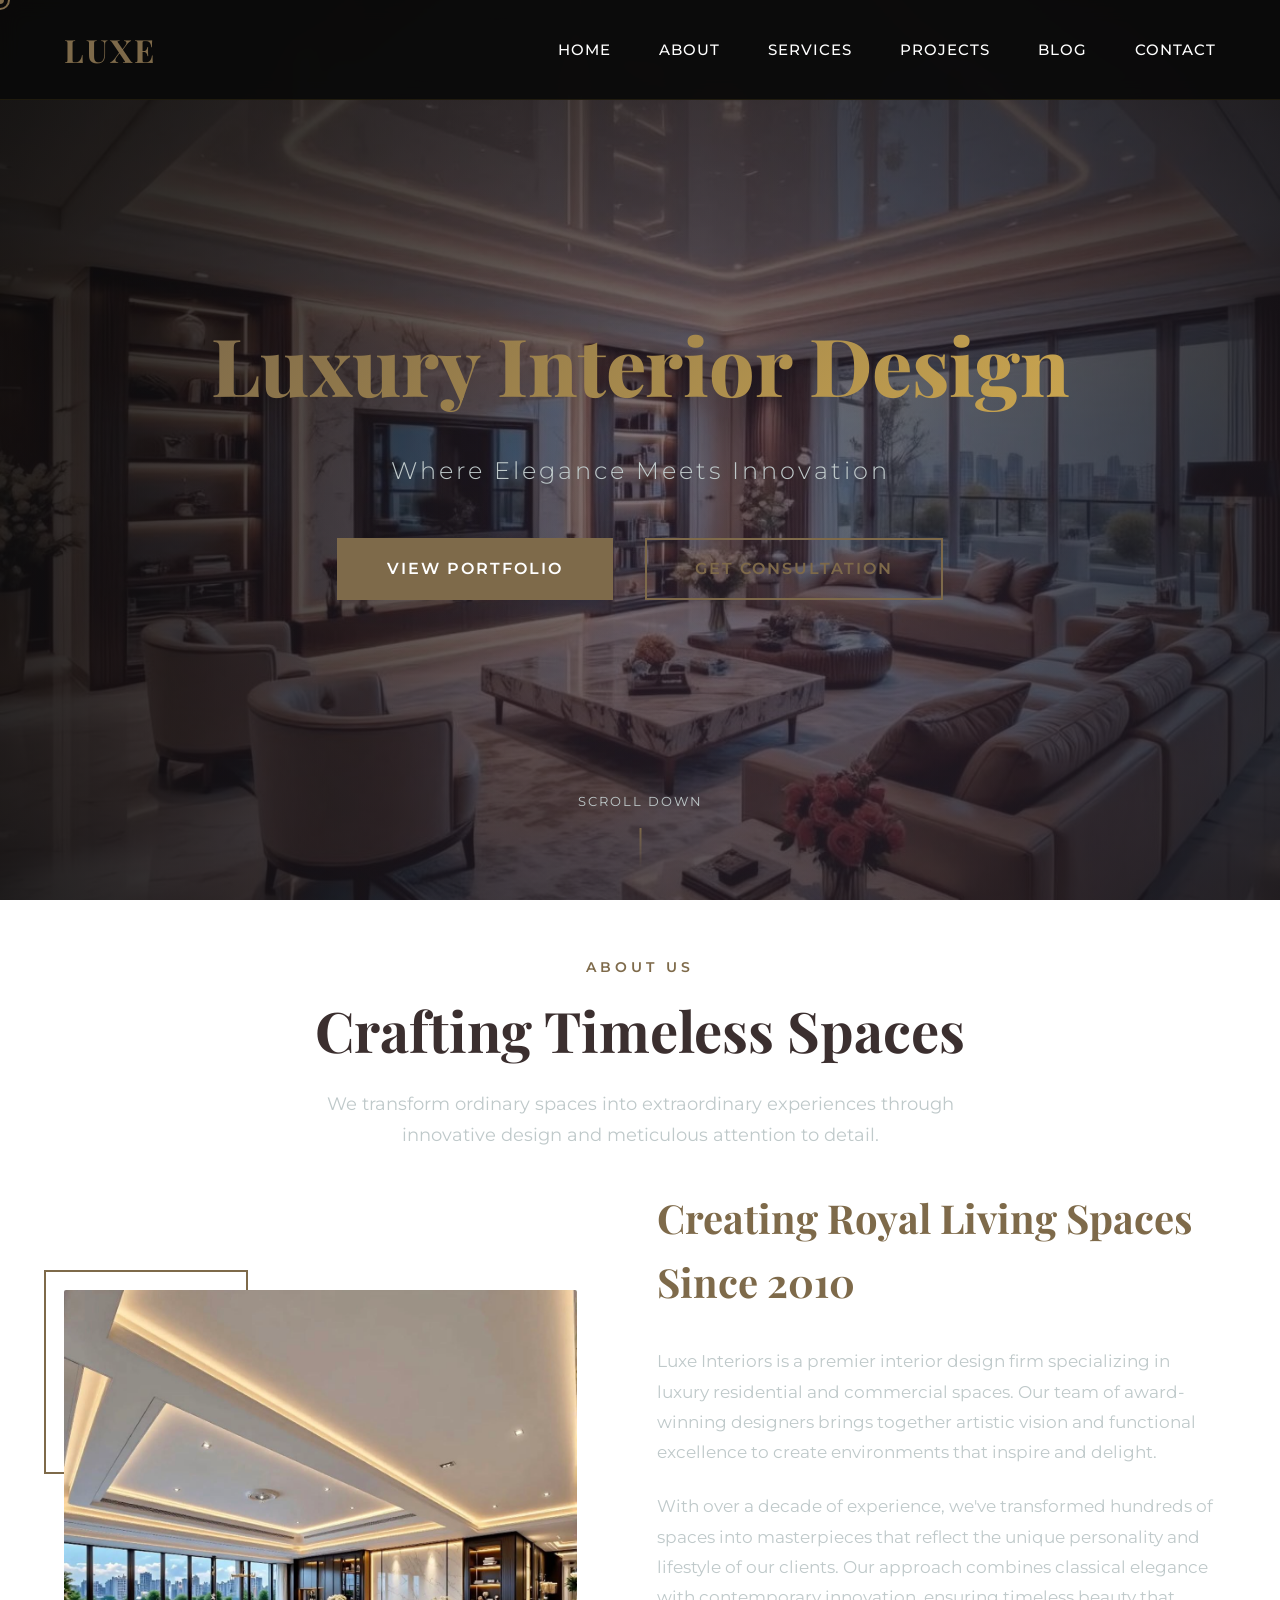
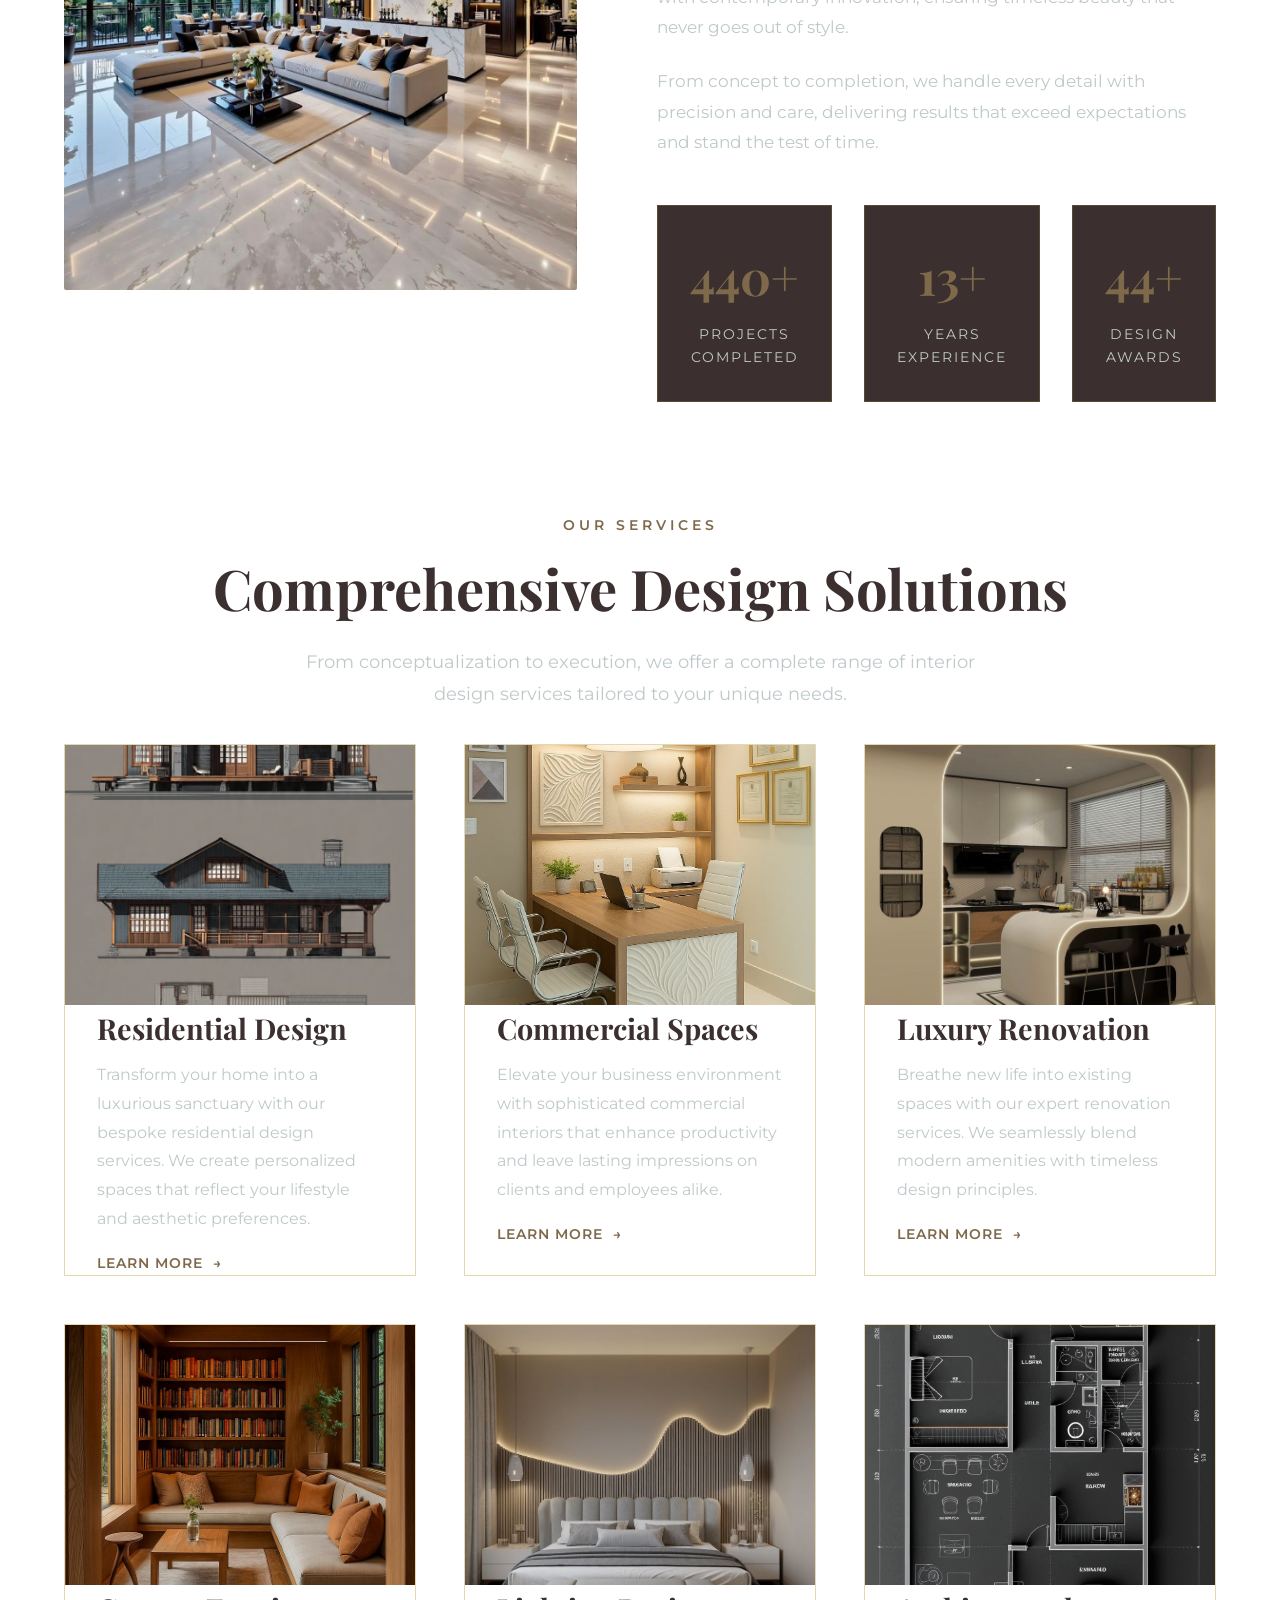
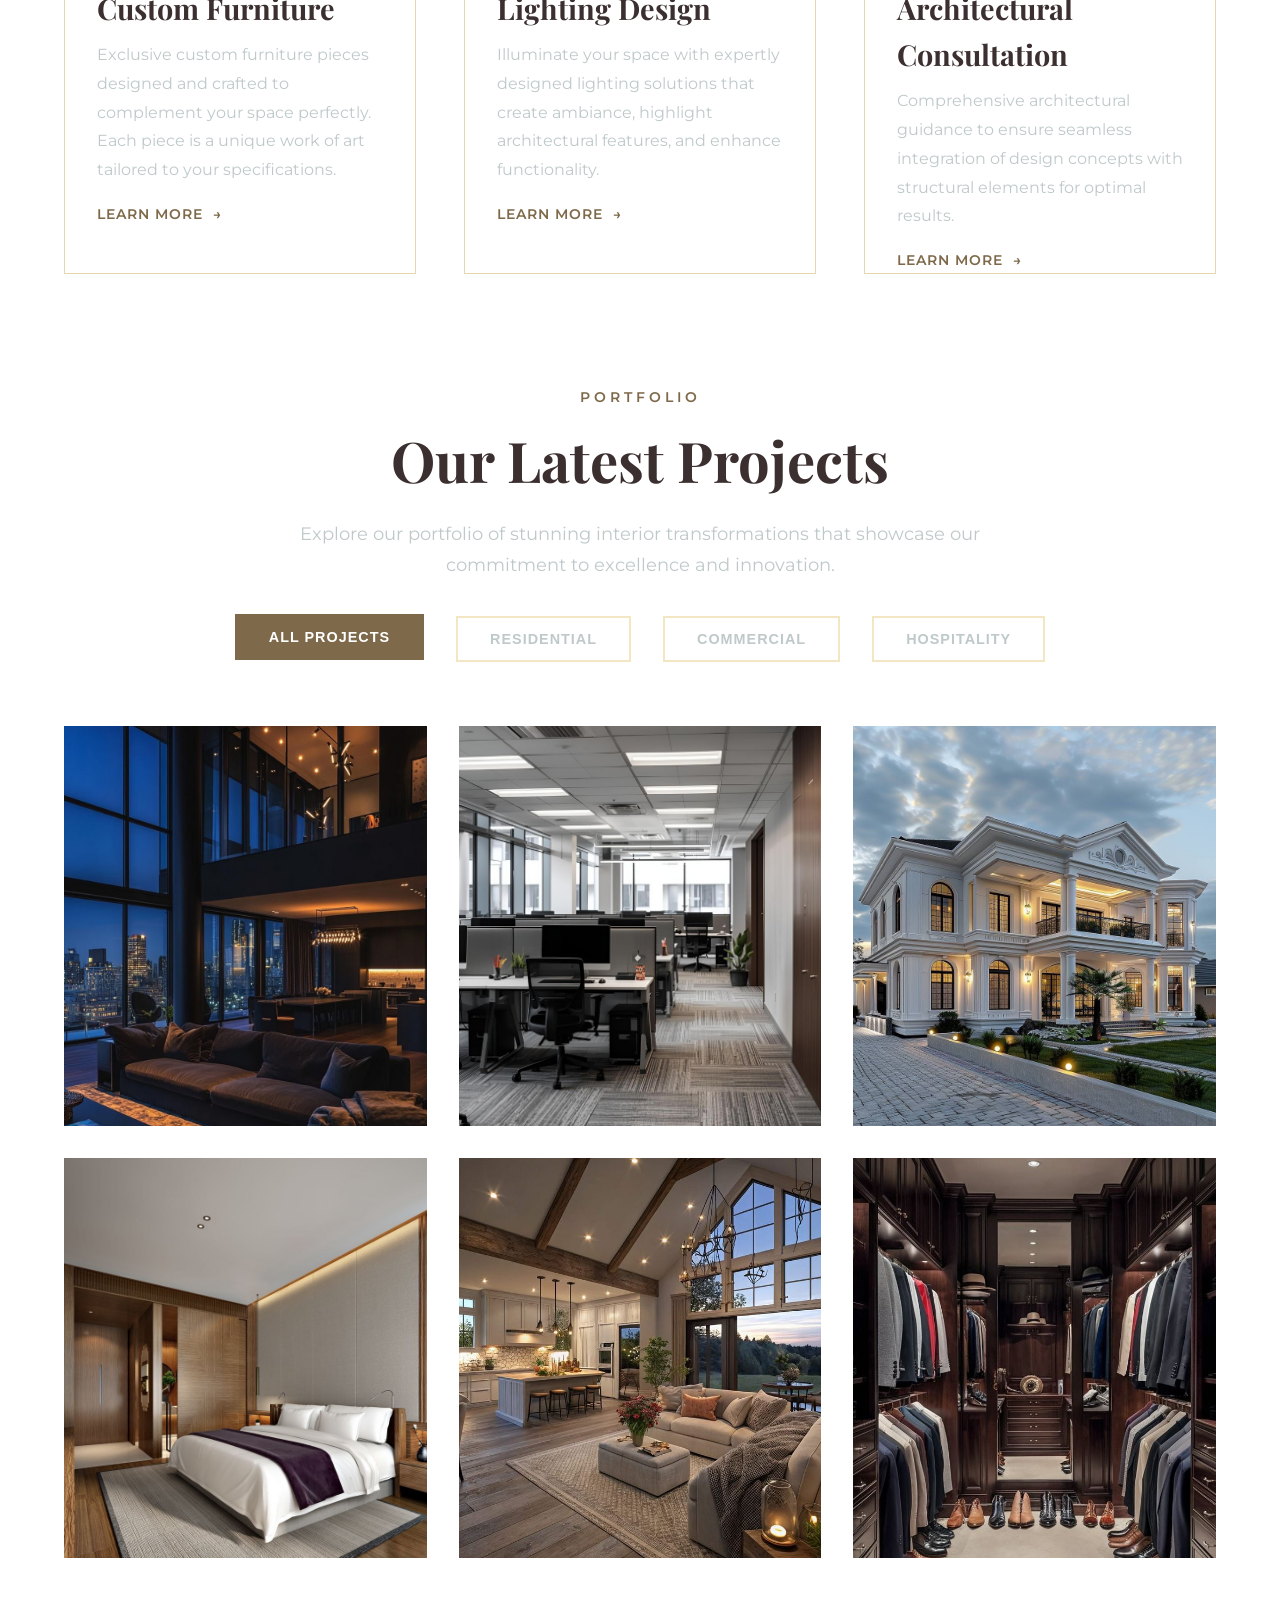
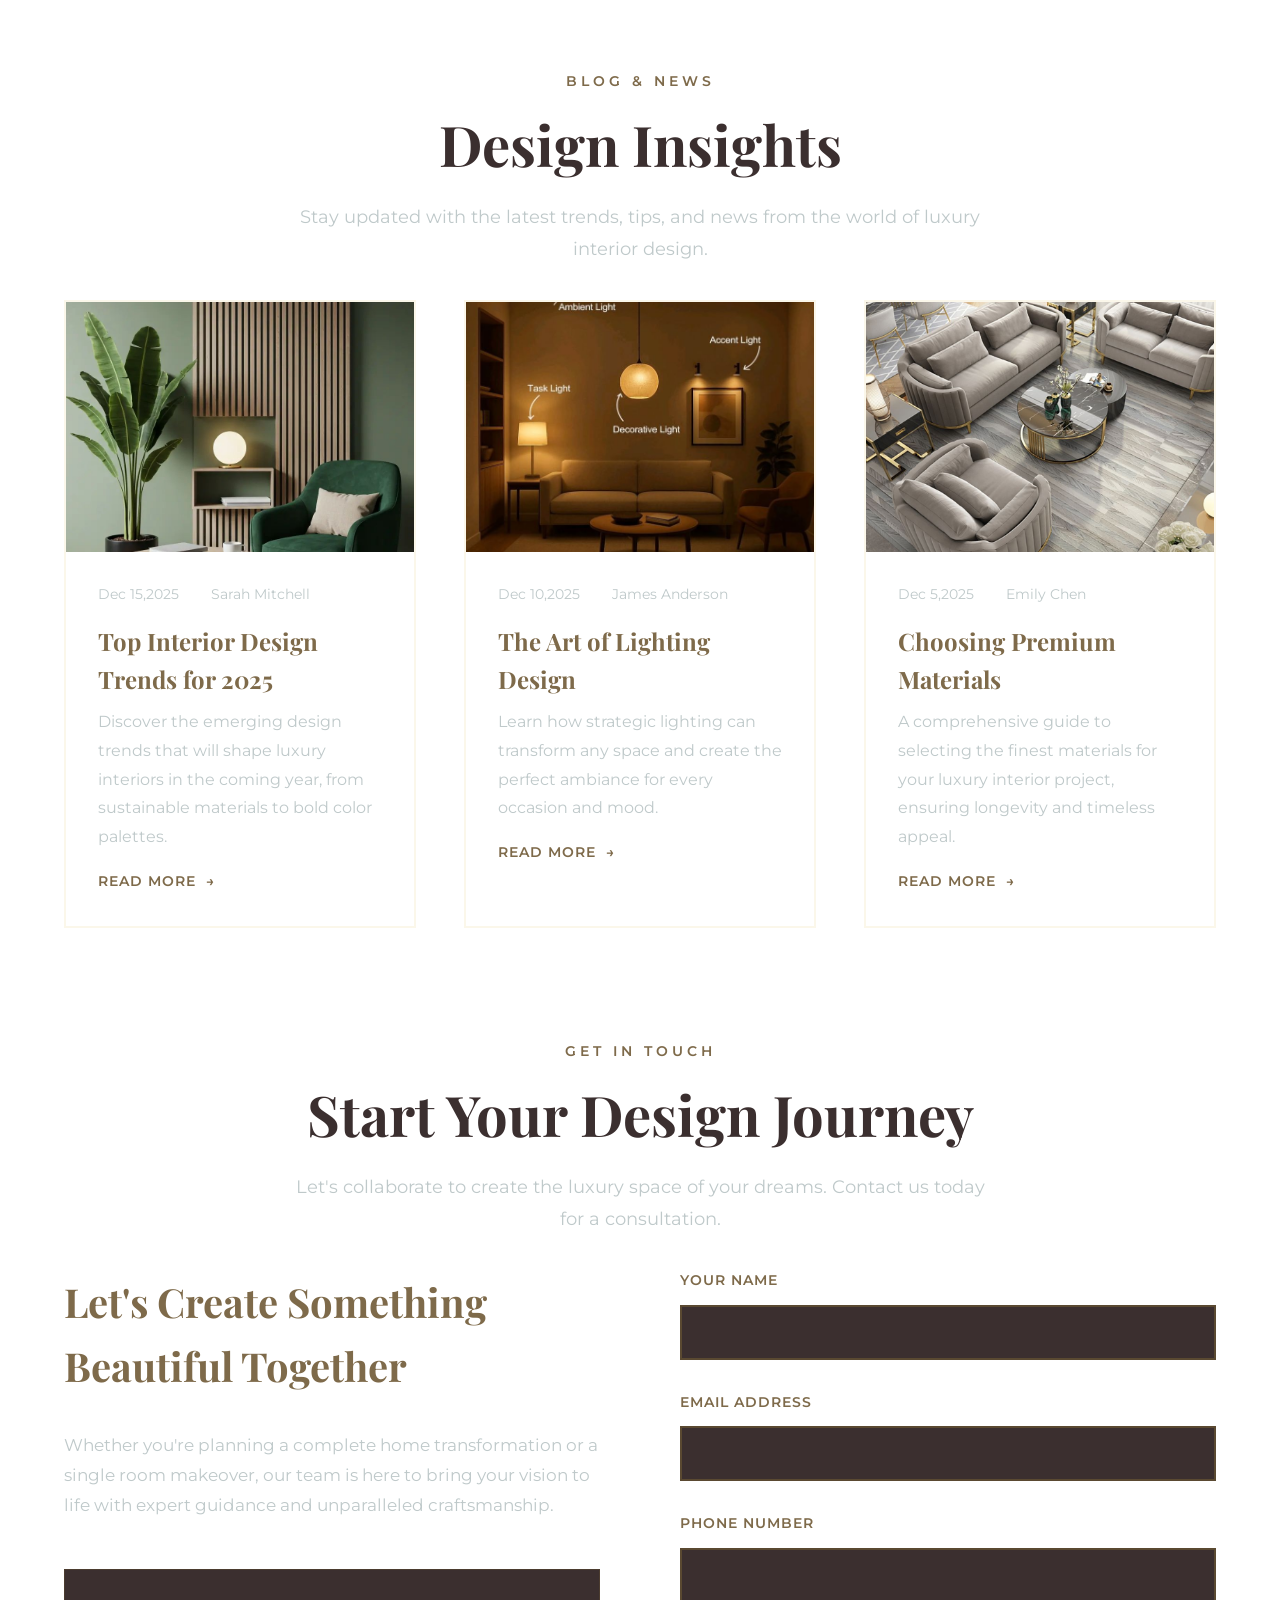
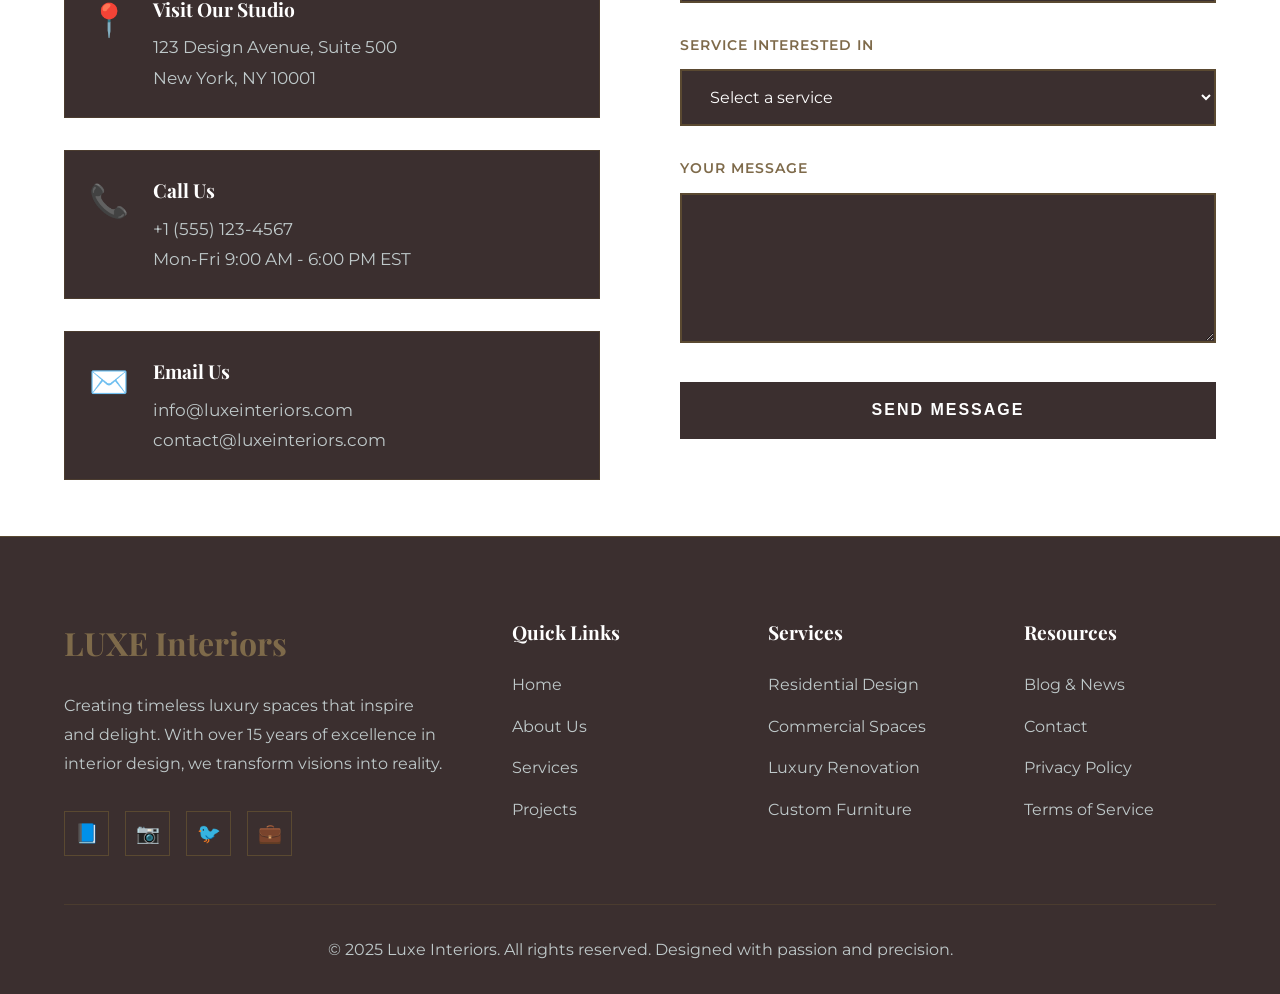
<file: index.html>
<!DOCTYPE html>
<html lang="en">
<head>
    <meta charset="UTF-8">
    <meta name="viewport" content="width=device-width, initial-scale=1.0">
    <title>Luxe Interiors</title>
   
    <link rel="stylesheet" href="style.css">
</head>
<body>
    <!-- Page Loader -->
    <div class="page-loader">
        <div class="loader-content">
            <div class="loader-logo">LUXE</div>
            <div class="loader-bar"></div>
        </div>
    </div>

    <!-- Custom Cursor -->
    <div class="cursor"></div>
    <div class="cursor-follower"></div>

    <!-- Navigation -->
    <nav id="navbar">
        <div class="nav-container">
            <a href="#home" class="logo">LUXE</a>
            <ul class="nav-links">
                <li><a href="index.html" class="active">Home</a></li>
                <li><a href="about.html">About</a></li>
                <li><a href="service.html">Services</a></li>
                <li><a href="project.html">Projects</a></li>
                <li><a href="blog.html">Blog</a></li>
                <li><a href="contact.html">Contact</a></li>
            </ul>
            <div class="mobile-toggle">
                <span></span>
                <span></span>
                <span></span>
            </div>
        </div>
    </nav>

    <!-- Hero Section -->
    <section id="home" class="hero">
        <div class="hero-bg parallax"></div>
        <div class="hero-overlay"></div>
        <div class="hero-content">
            <h1 class="hero-title">Luxury Interior Design</h1>
            <p class="hero-subtitle">Where Elegance Meets Innovation</p>
            <div class="hero-buttons">
                <a href="#projects" class="btn-primary">View Portfolio</a>
                <a href="#contact" class="btn-secondary">Get Consultation</a>
            </div>
        </div>
        <div class="scroll-indicator">
            <span>Scroll Down</span>
        </div>
    </section>

    <!-- About Section -->
    <section id="">
        <div class="container">
            <div class="section-header">
                <div class="section-subtitle">About Us</div>
                <h2 class="section-title">Crafting Timeless Spaces</h2>
                <p class="section-description">We transform ordinary spaces into extraordinary experiences through innovative design and meticulous attention to detail.</p>
            </div>
            
            <div class="about-content">
                <div class="about-image">
                    <img src="images/about-img.jpg" alt="About Luxe Interiors">
                </div>
                <div class="about-text">
                    <h3>Creating Royal Living Spaces Since 2010</h3>
                    <p>Luxe Interiors is a premier interior design firm specializing in luxury residential and commercial spaces. Our team of award-winning designers brings together artistic vision and functional excellence to create environments that inspire and delight.</p>
                    <p>With over a decade of experience, we've transformed hundreds of spaces into masterpieces that reflect the unique personality and lifestyle of our clients. Our approach combines classical elegance with contemporary innovation, ensuring timeless beauty that never goes out of style.</p>
                    <p>From concept to completion, we handle every detail with precision and care, delivering results that exceed expectations and stand the test of time.</p>
                    
                    <div class="about-stats">
                        <div class="stat-item">
                            <div class="stat-number">500+</div>
                            <div class="stat-label">Projects Completed</div>
                        </div>
                        <div class="stat-item">
                            <div class="stat-number">15+</div>
                            <div class="stat-label">Years Experience</div>
                        </div>
                        <div class="stat-item">
                            <div class="stat-number">50+</div>
                            <div class="stat-label">Design Awards</div>
                        </div>
                    </div>
                </div>
            </div>
        </div>
    </section>

    <!-- Services Section -->
    <section id="services">
        <div class="container">
            <div class="section-header">
                <div class="section-subtitle">Our Services</div>
                <h2 class="section-title">Comprehensive Design Solutions</h2>
                <p class="section-description">From conceptualization to execution, we offer a complete range of interior design services tailored to your unique needs.</p>
            </div>
            
            <div class="services-grid">
                <div class="service-card">
                    <div class="service-img">
                        <img src="images/service-1.jpg" alt="Residential Design">
                    </div>
                    <h3>Residential Design</h3>
                    <p>Transform your home into a luxurious sanctuary with our bespoke residential design services. We create personalized spaces that reflect your lifestyle and aesthetic preferences.</p>
                    <a href="#contact" class="service-link">Learn More</a>
                </div>
                
                <div class="service-card">
                     <div class="service-img">
                        <img src="images/service-2.jpg" alt="Commercial Spaces">
                    </div>
                    <h3>Commercial Spaces</h3>
                    <p>Elevate your business environment with sophisticated commercial interiors that enhance productivity and leave lasting impressions on clients and employees alike.</p>
                    <a href="#contact" class="service-link">Learn More</a>
                </div>
                
                <div class="service-card">
                     <div class="service-img">
                        <img src="images/service-3.jpg" alt="Luxury Renovation">
                    </div>
                    <h3>Luxury Renovation</h3>
                    <p>Breathe new life into existing spaces with our expert renovation services. We seamlessly blend modern amenities with timeless design principles.</p>
                    <a href="#contact" class="service-link">Learn More</a>
                </div>
                
                <div class="service-card">
                    <div class="service-img">
                        <img src="images/service-4.jpg" alt="Custom Furniture">
                    </div>
                    <h3>Custom Furniture</h3>
                    <p>Exclusive custom furniture pieces designed and crafted to complement your space perfectly. Each piece is a unique work of art tailored to your specifications.</p>
                    <a href="#contact" class="service-link">Learn More</a>
                </div>
                
                <div class="service-card">
                    <div class="service-img">
                        <img src="images/service-5.jpg" alt="Lighting Design">
                    </div>
                    <h3>Lighting Design</h3>
                    <p>Illuminate your space with expertly designed lighting solutions that create ambiance, highlight architectural features, and enhance functionality.</p>
                    <a href="#contact" class="service-link">Learn More</a>
                </div>
                
                <div class="service-card">
                   <div class="service-img">
                        <img src="images/service-6.jpg" alt="Architectural Consultation">
                    </div>
                    <h3>Architectural Consultation</h3>
                    <p>Comprehensive architectural guidance to ensure seamless integration of design concepts with structural elements for optimal results.</p>
                    <a href="#contact" class="service-link">Learn More</a>
                </div>
            </div>
        </div>
    </section>

    <!-- Projects Section -->
    <section id="projects">
        <div class="container">
            <div class="section-header">
                <div class="section-subtitle">Portfolio</div>
                <h2 class="section-title">Our Latest Projects</h2>
                <p class="section-description">Explore our portfolio of stunning interior transformations that showcase our commitment to excellence and innovation.</p>
            </div>
            
            <div class="projects-filter">
                <button class="filter-btn active" data-filter="all">All Projects</button>
                <button class="filter-btn" data-filter="residential">Residential</button>
                <button class="filter-btn" data-filter="commercial">Commercial</button>
                <button class="filter-btn" data-filter="hospitality">Hospitality</button>
            </div>
            
            <div class="projects-grid">
                <div class="project-card" data-category="residential">
                    <img src="images/project-1.jpg" alt="Modern Penthouse">
                    <div class="project-overlay">
                        <div class="project-category">Residential</div>
                        <h3 class="project-title">Modern Penthouse</h3>
                        <p class="project-description">Luxurious downtown penthouse with panoramic city views</p>
                    </div>
                </div>
                
                <div class="project-card" data-category="commercial">
                    <img src="images/project-2.jpg" alt="Corporate Office">
                    <div class="project-overlay">
                        <div class="project-category">Commercial</div>
                        <h3 class="project-title">Corporate Headquarters</h3>
                        <p class="project-description">Sophisticated office space fostering creativity and collaboration</p>
                    </div>
                </div>
                
                <div class="project-card" data-category="residential">
                    <img src="images/project-3.jpg" alt="Classic Villa">
                    <div class="project-overlay">
                        <div class="project-category">Residential</div>
                        <h3 class="project-title">Classic Mediterranean Villa</h3>
                        <p class="project-description">Timeless elegance meets modern comfort</p>
                    </div>
                </div>
                
                <div class="project-card" data-category="hospitality">
                    <img src="images/project-4.jpg" alt="Boutique Hotel">
                    <div class="project-overlay">
                        <div class="project-category">Hospitality</div>
                        <h3 class="project-title">Boutique Hotel Lobby</h3>
                        <p class="project-description">Welcoming guests with luxury and style</p>
                    </div>
                </div>
                
                <div class="project-card" data-category="residential">
                    <img src="images/project-5.jpg" alt="Contemporary Loft">
                    <div class="project-overlay">
                        <div class="project-category">Residential</div>
                        <h3 class="project-title">Contemporary Loft</h3>
                        <p class="project-description">Industrial chic meets refined luxury</p>
                    </div>
                </div>
                
                <div class="project-card" data-category="commercial">
                    <img src="images/project-6.jpg" alt="Luxury Retail">
                    <div class="project-overlay">
                        <div class="project-category">Commercial</div>
                        <h3 class="project-title">High-End Retail Store</h3>
                        <p class="project-description">Creating an unforgettable shopping experience</p>
                    </div>
                </div>
            </div>
        </div>
    </section>

    <!-- Blog Section -->
    <section id="blog">
        <div class="container">
            <div class="section-header">
                <div class="section-subtitle">Blog & News</div>
                <h2 class="section-title">Design Insights</h2>
                <p class="section-description">Stay updated with the latest trends, tips, and news from the world of luxury interior design.</p>
            </div>
            
            <div class="blog-grid">
                <div class="blog-card">
                    <div class="blog-image">
                        <img src="images/blog-1.jpg" alt="Design Trends 2025">
                    </div>
                    <div class="blog-content">
                        <div class="blog-meta">
                            <span>Dec 15,2025</span>
                            <span>Sarah Mitchell</span>
                        </div>
                        <h3>Top Interior Design Trends for 2025</h3>
                        <p>Discover the emerging design trends that will shape luxury interiors in the coming year, from sustainable materials to bold color palettes.</p>
                        <a href="#" class="blog-link">Read More</a>
                    </div>
                </div>
                
                <div class="blog-card">
                    <div class="blog-image">
                        <img src="images/blog-2.jpg" alt="Lighting Guide">
                    </div>
                    <div class="blog-content">
                        <div class="blog-meta">
                            <span>Dec 10,2025</span>
                            <span>James Anderson</span>
                        </div>
                        <h3>The Art of Lighting Design</h3>
                        <p>Learn how strategic lighting can transform any space and create the perfect ambiance for every occasion and mood.</p>
                        <a href="#" class="blog-link">Read More</a>
                    </div>
                </div>
                
                <div class="blog-card">
                    <div class="blog-image">
                        <img src="images/blog-3.jpg" alt="Luxury Materials">
                    </div>
                    <div class="blog-content">
                        <div class="blog-meta">
                            <span>Dec 5,2025</span>
                            <span>Emily Chen</span>
                        </div>
                        <h3>Choosing Premium Materials</h3>
                        <p>A comprehensive guide to selecting the finest materials for your luxury interior project, ensuring longevity and timeless appeal.</p>
                        <a href="#" class="blog-link">Read More</a>
                    </div>
                </div>
            </div>
        </div>
    </section>

    <!-- Contact Section -->
    <section id="contact">
        <div class="container">
            <div class="section-header">
                <div class="section-subtitle">Get In Touch</div>
                <h2 class="section-title">Start Your Design Journey</h2>
                <p class="section-description">Let's collaborate to create the luxury space of your dreams. Contact us today for a consultation.</p>
            </div>
            
            <div class="contact-content">
                <div class="contact-info">
                    <h3>Let's Create Something Beautiful Together</h3>
                    <p>Whether you're planning a complete home transformation or a single room makeover, our team is here to bring your vision to life with expert guidance and unparalleled craftsmanship.</p>
                    
                    <div class="contact-details">
                        <div class="contact-item">
                            <div class="contact-item-icon">📍</div>
                            <div class="contact-item-text">
                                <h4>Visit Our Studio</h4>
                                <p>123 Design Avenue, Suite 500<br>New York, NY 10001</p>
                            </div>
                        </div>
                        
                        <div class="contact-item">
                            <div class="contact-item-icon">📞</div>
                            <div class="contact-item-text">
                                <h4>Call Us</h4>
                                <p>+1 (555) 123-4567<br>Mon-Fri 9:00 AM - 6:00 PM EST</p>
                            </div>
                        </div>
                        
                        <div class="contact-item">
                            <div class="contact-item-icon">✉️</div>
                            <div class="contact-item-text">
                                <h4>Email Us</h4>
                                <p>info@luxeinteriors.com<br>contact@luxeinteriors.com</p>
                            </div>
                        </div>
                    </div>
                </div>
                
                <form class="contact-form">
                    <div class="form-group">
                        <label for="name">Your Name</label>
                        <input type="text" id="name" name="name" required>
                    </div>
                    
                    <div class="form-group">
                        <label for="email">Email Address</label>
                        <input type="email" id="email" name="email" required>
                    </div>
                    
                    <div class="form-group">
                        <label for="phone">Phone Number</label>
                        <input type="tel" id="phone" name="phone" required>
                    </div>
                    
                    <div class="form-group">
                        <label for="service">Service Interested In</label>
                        <select id="service" name="service" required>
                            <option value="">Select a service</option>
                            <option value="residential">Residential Design</option>
                            <option value="commercial">Commercial Spaces</option>
                            <option value="renovation">Luxury Renovation</option>
                            <option value="furniture">Custom Furniture</option>
                            <option value="lighting">Lighting Design</option>
                            <option value="consultation">Architectural Consultation</option>
                        </select>
                    </div>
                    
                    <div class="form-group">
                        <label for="message">Your Message</label>
                        <textarea id="message" name="message" required></textarea>
                    </div>
                    
                    <button type="submit" class="submit-btn">
                        <span>Send Message</span>
                    </button>
                </form>
            </div>
        </div>
    </section>

    <!-- Footer -->
    <footer>
        <div class="footer-content">
            <div class="footer-about">
                <h3>LUXE Interiors</h3>
                <p>Creating timeless luxury spaces that inspire and delight. With over 15 years of excellence in interior design, we transform visions into reality.</p>
                <div class="social-links">
                    <a href="#" class="social-link">📘</a>
                    <a href="#" class="social-link">📷</a>
                    <a href="#" class="social-link">🐦</a>
                    <a href="#" class="social-link">💼</a>
                </div>
            </div>
            
            <div class="footer-links">
                <h4>Quick Links</h4>
                <ul>
                    <li><a href="#home">Home</a></li>
                    <li><a href="#about">About Us</a></li>
                    <li><a href="#services">Services</a></li>
                    <li><a href="#projects">Projects</a></li>
                </ul>
            </div>
            
            <div class="footer-links">
                <h4>Services</h4>
                <ul>
                    <li><a href="#services">Residential Design</a></li>
                    <li><a href="#services">Commercial Spaces</a></li>
                    <li><a href="#services">Luxury Renovation</a></li>
                    <li><a href="#services">Custom Furniture</a></li>
                </ul>
            </div>
            
            <div class="footer-links">
                <h4>Resources</h4>
                <ul>
                    <li><a href="#blog">Blog & News</a></li>
                    <li><a href="#contact">Contact</a></li>
                    <li><a href="#">Privacy Policy</a></li>
                    <li><a href="#">Terms of Service</a></li>
                </ul>
            </div>
        </div>
        
        <div class="footer-bottom">
            <p>&copy; 2025 Luxe Interiors. All rights reserved. Designed with passion and precision.</p>
        </div>
    </footer>

    <script src="script.js"></script>
</body>
</html>
</file>
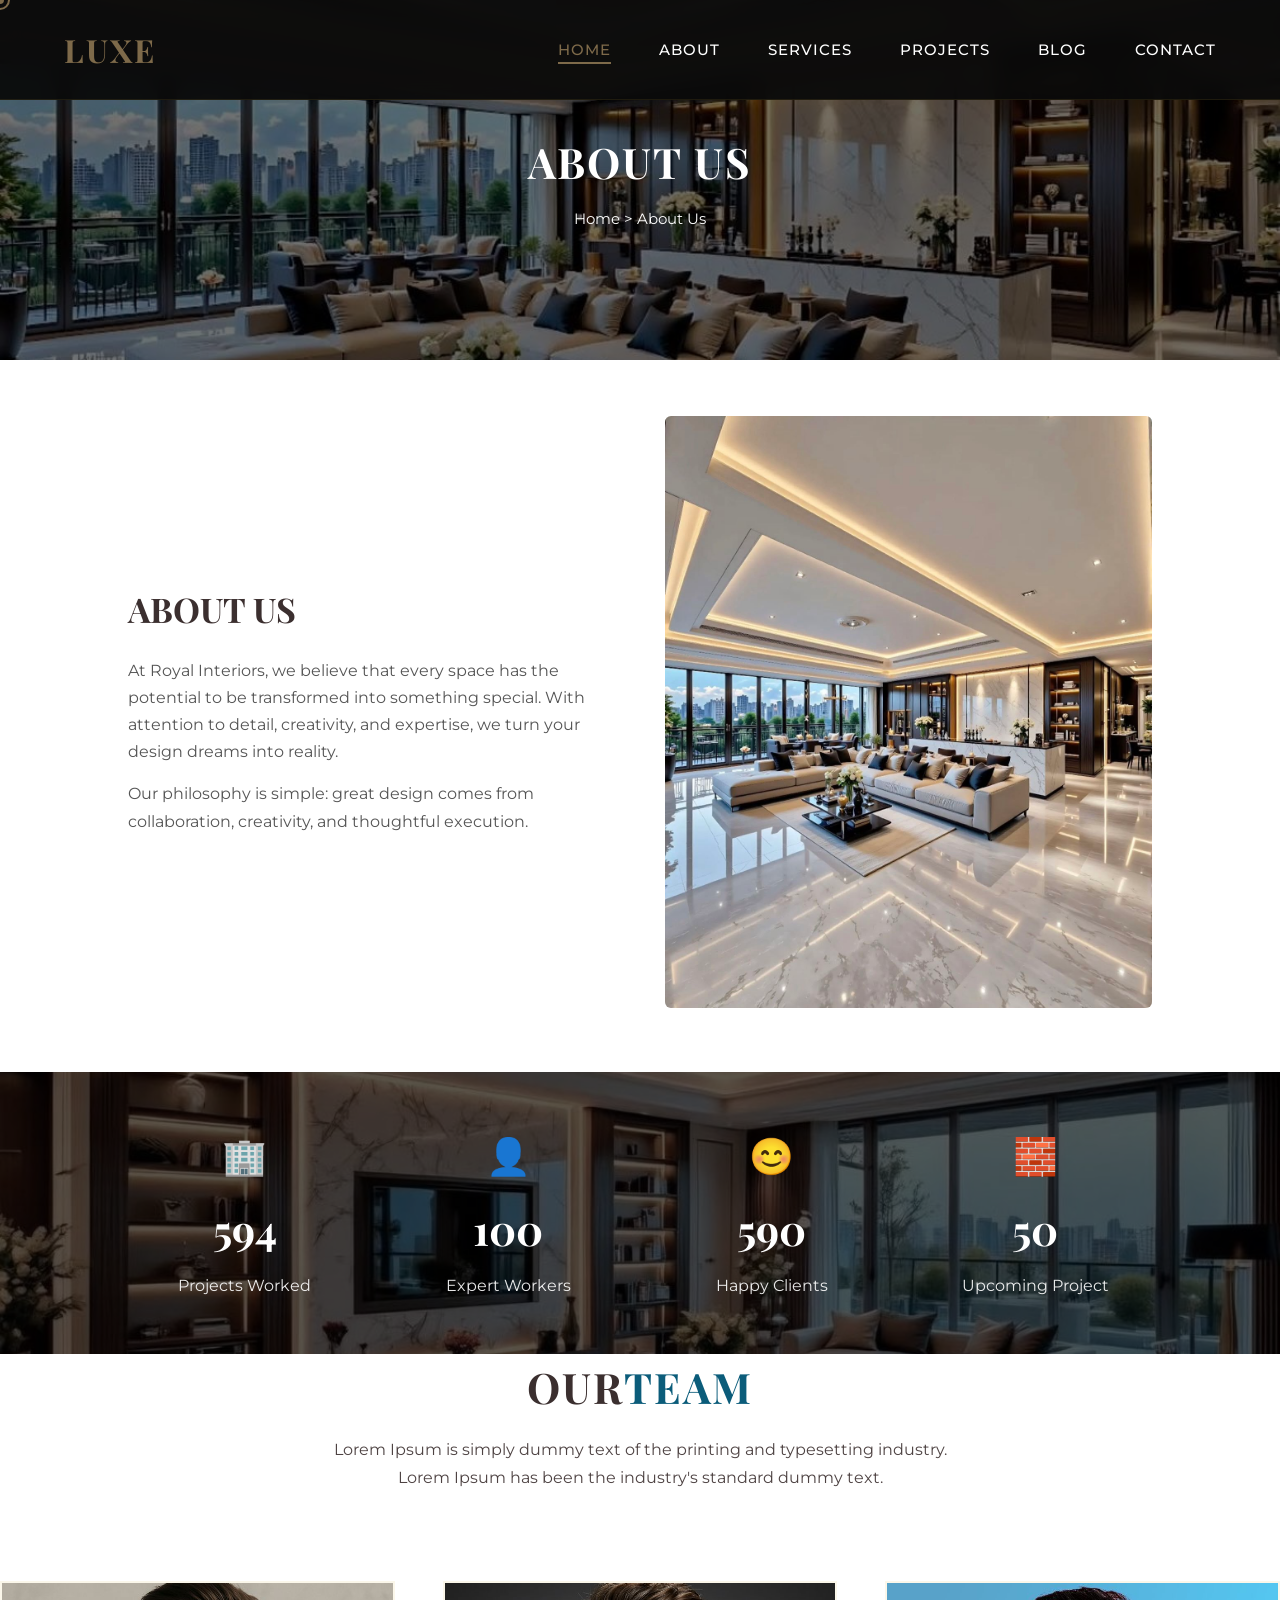
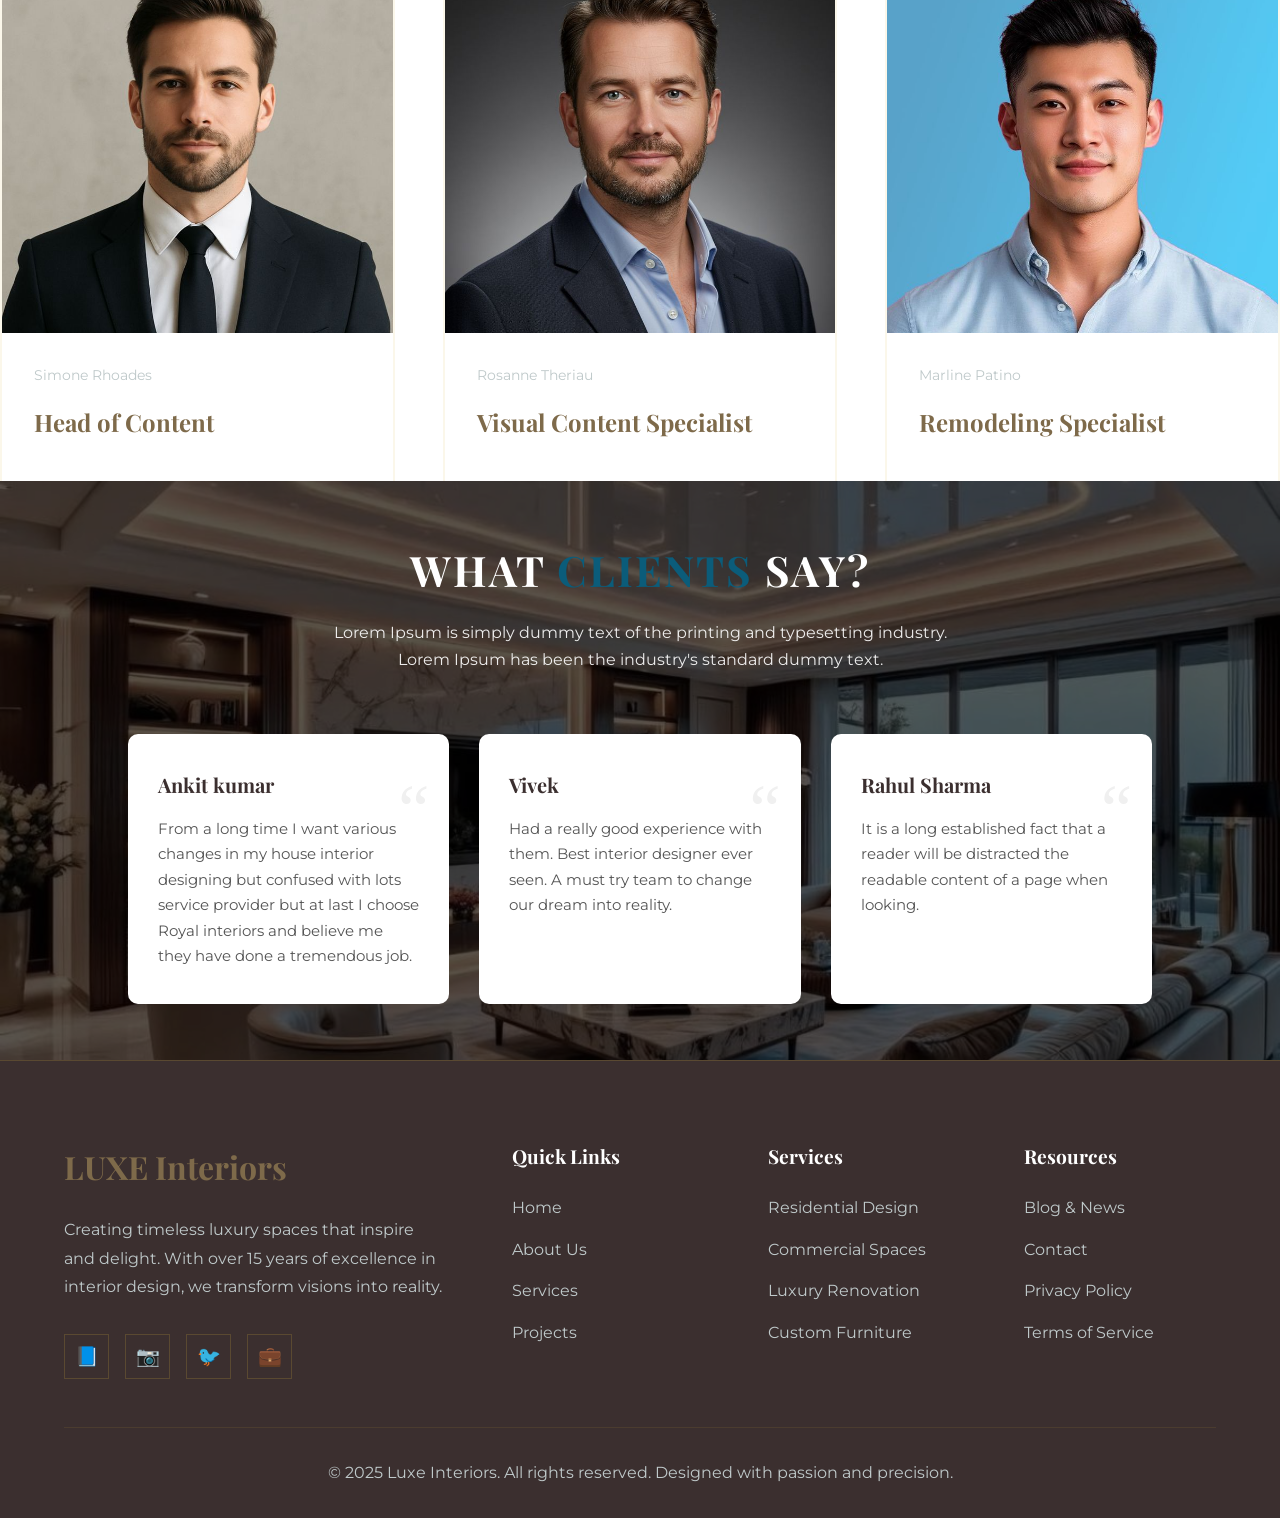
<file: about.html>
<!DOCTYPE html>
<html lang="en">
<head>
    <meta charset="UTF-8">
    <meta name="viewport" content="width=device-width, initial-scale=1.0">
    <title>Luxe Interiors</title>

    <link rel="stylesheet" href="style.css">
    <link rel="stylesheet" href="about.css">
</head>
<body>
    <!-- Page Loader -->
    <div class="page-loader">
        <div class="loader-content">
            <div class="loader-logo">LUXE</div>
            <div class="loader-bar"></div>
        </div>
    </div>

    <!-- Custom Cursor -->
    <div class="cursor"></div>
    <div class="cursor-follower"></div>

    <!-- Navigation -->
    <nav id="navbar">
        <div class="nav-container">
            <a href="index.html" class="logo">LUXE</a>
            <ul class="nav-links">
                <li><a href="index.html" class="active">Home</a></li>
                <li><a href="about.html">About</a></li>
                <li><a href="service.html">Services</a></li>
                <li><a href="project.html">Projects</a></li>
                <li><a href="blog.html">Blog</a></li>
                <li><a href="contact.html">Contact</a></li>
            </ul>
            <div class="mobile-toggle">
                <span></span>
                <span></span>
                <span></span>
            </div>
        </div>
    </nav>

   <!-- HERO SECTION -->
<section class="about-hero">
    <div class="hero-overlay"></div>

    <div class="hero-content">
        <h1>ABOUT US</h1>
        <p><a href="index.html">Home</a> &gt; About Us</p>
    </div>
</section>

<!-- ABOUT DETAILS SECTION -->
<section class="about-details">
    <div class="about-left">
        <h2>ABOUT US</h2>
        <p>
            At Royal Interiors, we believe that every space has the potential
            to be transformed into something special. With attention to detail,
            creativity, and expertise, we turn your design dreams into reality.
        </p>

        <p>
            Our philosophy is simple: great design comes from collaboration,
            creativity, and thoughtful execution.
        </p>
    </div>

    <div class="about-right">
        <img src="images/about-img.jpg" alt="Interior Design">
    </div>
</section>

<!-- STATS SECTION -->
<section class="stats-section">
    <div class="stats-overlay"></div>

    <div class="stats-container">
        <div class="stat-box">
            <div class="stat-icon">🏢</div>
            <h2>594</h2>
            <p>Projects Worked</p>
        </div>

        <div class="stat-box">
            <div class="stat-icon">👤</div>
            <h2>100</h2>
            <p>Expert Workers</p>
        </div>

        <div class="stat-box">
            <div class="stat-icon">😊</div>
            <h2>590</h2>
            <p>Happy Clients</p>
        </div>

        <div class="stat-box">
            <div class="stat-icon">🧱</div>
            <h2>50</h2>
            <p>Upcoming Project</p>
        </div>
    </div>
</section>


<!-- OUR TEAM -->
  <div class="team-header">
            <h2>OUR<span>TEAM</span></h2>
            <p>
                Lorem Ipsum is simply dummy text of the printing and typesetting industry.<br>
                Lorem Ipsum has been the industry's standard dummy text.
            </p>
  </div>
 <div class="abt-grid">
                <div class="abt-card">
                    <div class="abt-image">
                        <img src="images/team-member-1.jpg" alt="Design Trends 2025">
                    </div>
                    <div class="abt-content">
                        <div class="abt-meta">
                            <span>Simone Rhoades</span>
                        </div>
                        <h6>Head of Content</h6>
                    </div>
                </div>
                <div class="abt-card">
                    <div class="abt-image">
                        <img src="images/team-member-2.jpg" alt="Design Trends 2025">
                    </div>
                    <div class="abt-content">
                        <div class="abt-meta">
                            <span>Rosanne Theriau</span>
                        </div>
                        <h6>Visual Content Specialist</h6>
                    </div>
                </div>
                <div class="abt-card">
                    <div class="abt-image">
                        <img src="images/team-member-3.jpg" alt="Design Trends 2025">
                    </div>
                    <div class="abt-content">
                        <div class="abt-meta">
                            <span>Marline Patino</span>
                        </div>
                        <h6>Remodeling Specialist</h6>
                    </div>
                </div>
            </div>

<!-- TESTIMONIALS SECTION -->
<section class="testimonials">
    <div class="testimonials-overlay"></div>

    <div class="testimonials-content">
        <div class="testimonials-header">
            <h2>WHAT <span>CLIENTS</span> SAY?</h2>
            <p>
                Lorem Ipsum is simply dummy text of the printing and typesetting industry.<br>
                Lorem Ipsum has been the industry's standard dummy text.
            </p>
        </div>

        <div class="testimonial-cards">
            <div class="testimonial-card">
                <h4>Ankit kumar</h4>
                <p>
                    From a long time I want various changes in my house interior designing
                    but confused with lots service provider but at last I choose Royal interiors
                    and believe me they have done a tremendous job.
                </p>
            </div>

            <div class="testimonial-card">
                <h4>Vivek</h4>
                <p>
                    Had a really good experience with them. Best interior designer ever seen.
                    A must try team to change our dream into reality.
                </p>
            </div>

            <div class="testimonial-card">
                <h4>Rahul Sharma</h4>
                <p>
                    It is a long established fact that a reader will be distracted
                    the readable content of a page when looking.
                </p>
            </div>
        </div>
    </div>
</section>

 <!-- Footer -->
    <footer>
        <div class="footer-content">
            <div class="footer-about">
                <h3>LUXE Interiors</h3>
                <p>Creating timeless luxury spaces that inspire and delight. With over 15 years of excellence in interior design, we transform visions into reality.</p>
                <div class="social-links">
                    <a href="#" class="social-link">📘</a>
                    <a href="#" class="social-link">📷</a>
                    <a href="#" class="social-link">🐦</a>
                    <a href="#" class="social-link">💼</a>
                </div>
            </div>
            
            <div class="footer-links">
                <h4>Quick Links</h4>
                <ul>
                    <li><a href="#home">Home</a></li>
                    <li><a href="#about">About Us</a></li>
                    <li><a href="#services">Services</a></li>
                    <li><a href="#projects">Projects</a></li>
                </ul>
            </div>
            
            <div class="footer-links">
                <h4>Services</h4>
                <ul>
                    <li><a href="#services">Residential Design</a></li>
                    <li><a href="#services">Commercial Spaces</a></li>
                    <li><a href="#services">Luxury Renovation</a></li>
                    <li><a href="#services">Custom Furniture</a></li>
                </ul>
            </div>
            
            <div class="footer-links">
                <h4>Resources</h4>
                <ul>
                    <li><a href="#blog">Blog & News</a></li>
                    <li><a href="#contact">Contact</a></li>
                    <li><a href="#">Privacy Policy</a></li>
                    <li><a href="#">Terms of Service</a></li>
                </ul>
            </div>
        </div>
        
        <div class="footer-bottom">
            <p>&copy; 2025 Luxe Interiors. All rights reserved. Designed with passion and precision.</p>
        </div>
    </footer>
     <script src="script.js"></script>


</body>
</html>
</file>
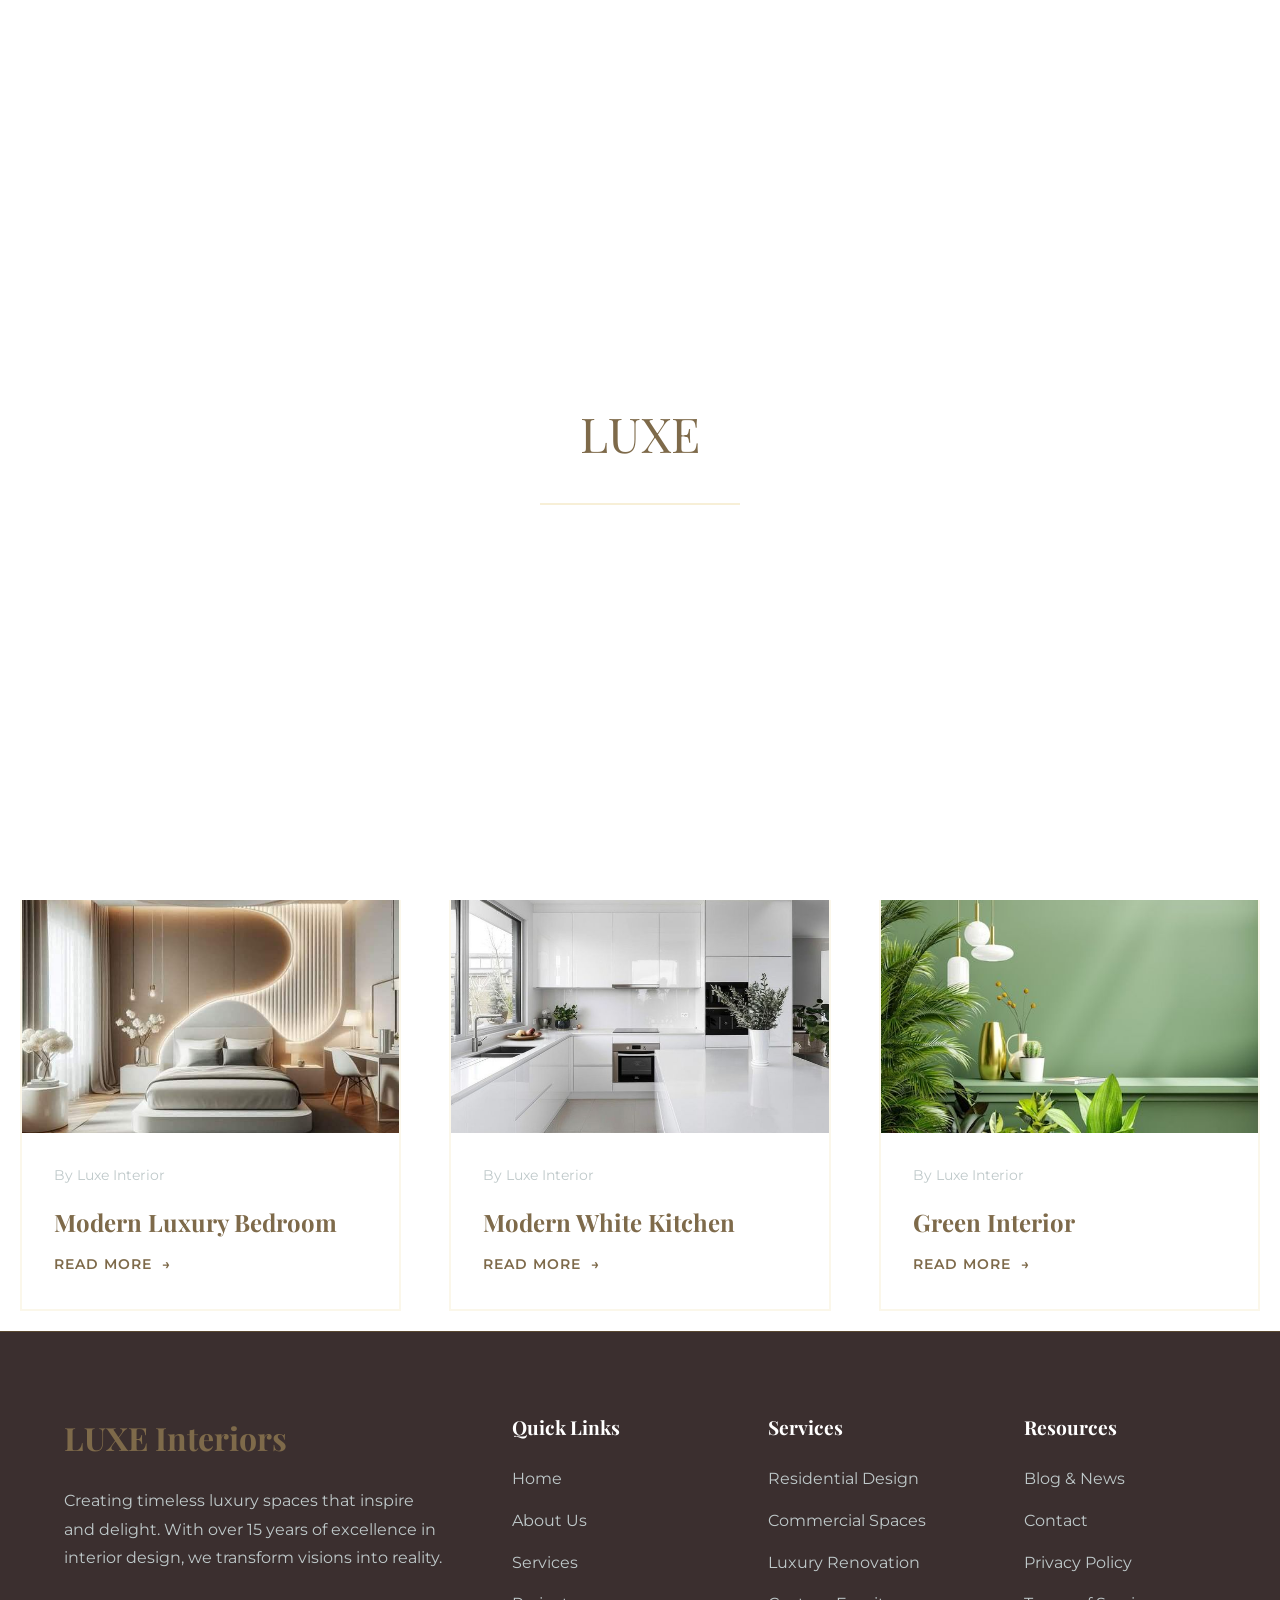
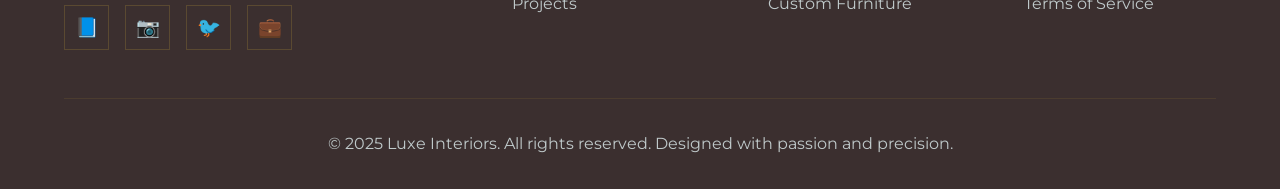
<file: blog.html>
<!DOCTYPE html>
<html lang="en">
<head>
    <meta charset="UTF-8">
    <meta name="viewport" content="width=device-width, initial-scale=1.0">
    <title>Luxe Interiors</title>

    <link rel="stylesheet" href="style.css">
    <link rel="stylesheet" href="blog.css">
</head>
<body>
    <!-- Page Loader -->
    <div class="page-loader">
        <div class="loader-content">
            <div class="loader-logo">LUXE</div>
            <div class="loader-bar"></div>
        </div>
    </div>

    <!-- Custom Cursor -->
    <div class="cursor"></div>
    <div class="cursor-follower"></div>

    <!-- Navigation -->
    <nav id="navbar">
        <div class="nav-container">
            <a href="index.html" class="logo">LUXE</a>
            <ul class="nav-links">
                <li><a href="index.html" class="active">Home</a></li>
                <li><a href="about.html">About</a></li>
                <li><a href="service.html">Services</a></li>
                <li><a href="project.html">Projects</a></li>
                <li><a href="blog.html">Blog</a></li>
                <li><a href="contact.html">Contact</a></li>
            </ul>
            <div class="mobile-toggle">
                <span></span>
                <span></span>
                <span></span>
            </div>
        </div>
    </nav>

   <!-- HERO SECTION -->
<section class="blog-hero" id="blog-page">
    <div class="hero-overlay"></div>

    <div class="hero-content" >
        <h1>OUR BLOGS</h1>
        <p><a href="index.html">Home</a> &gt; Blog</p>
    </div>
</section>

  <div class="blog-grid">
                <div class="blog-card">
                    <div class="blog-image">
                        <img src="images/blog-1.jpg" alt="Design Trends 2025">
                    </div>
                    <div class="blog-content">
                        <div class="blog-meta">
                            <span>By Luxe Interior</span>
                        </div>
                        <h3>Top Interior Design</h3>
                        <a href="#blog-page" class="blog-link">Read More</a>
                    </div>
                </div>
                
                <div class="blog-card">
                    <div class="blog-image">
                        <img src="images/blog-2.jpg" alt="Lighting Guide">
                    </div>
                    <div class="blog-content">
                        <div class="blog-meta">
                            <span>By Luxe Interior</span>
                        </div>
                        <h3>The Art of Lighting Design</h3>
                        <a href="#blog-page" class="blog-link">Read More</a>
                    </div>
                </div>
                
                <div class="blog-card">
                    <div class="blog-image">
                        <img src="images/blog-3.jpg" alt="Luxury Materials">
                    </div>
                    <div class="blog-content">
                        <div class="blog-meta">
                            <span>By Luxe Interior</span>
                        </div>
                        <h3>Premium Materials</h3>
                        <a href="#blog-page" class="blog-link">Read More</a>
                    </div>
                </div>

                <div class="blog-card">
                    <div class="blog-image">
                        <img src="images/blog-4.jpg" alt="Luxury Materials">
                    </div>
                    <div class="blog-content">
                        <div class="blog-meta">
                            <span>By Luxe Interior</span>
                        </div>
                        <h3>Modern Luxury Bedroom</h3>
                        <a href="#blog-page" class="blog-link">Read More</a>
                    </div>
                </div>
                <div class="blog-card">
                    <div class="blog-image">
                        <img src="images/blog-5.jpg" alt="Luxury Materials">
                    </div>
                    <div class="blog-content">
                        <div class="blog-meta">
                            <span>By Luxe Interior</span>
                        </div>
                        <h3>Modern White Kitchen</h3>
                        <a href="#blog-page" class="blog-link">Read More</a>
                    </div>
                </div>

                  <div class="blog-card">
                    <div class="blog-image">
                        <img src="images/blog-6.jpg" alt="Luxury Materials">
                    </div>
                    <div class="blog-content">
                        <div class="blog-meta">
                            <span>By Luxe Interior</span>
                        </div>
                        <h3>Green Interior</h3>
                        <a href="#blog-page" class="blog-link">Read More</a>
                    </div>
                </div>
                
            </div>

 <!-- Footer -->
    <footer>
        <div class="footer-content">
            <div class="footer-about">
                <h3>LUXE Interiors</h3>
                <p>Creating timeless luxury spaces that inspire and delight. With over 15 years of excellence in interior design, we transform visions into reality.</p>
                <div class="social-links">
                    <a href="#" class="social-link">📘</a>
                    <a href="#" class="social-link">📷</a>
                    <a href="#" class="social-link">🐦</a>
                    <a href="#" class="social-link">💼</a>
                </div>
            </div>
            
            <div class="footer-links">
                <h4>Quick Links</h4>
                <ul>
                    <li><a href="#home">Home</a></li>
                    <li><a href="#about">About Us</a></li>
                    <li><a href="#services">Services</a></li>
                    <li><a href="#projects">Projects</a></li>
                </ul>
            </div>
            
            <div class="footer-links">
                <h4>Services</h4>
                <ul>
                    <li><a href="#services">Residential Design</a></li>
                    <li><a href="#services">Commercial Spaces</a></li>
                    <li><a href="#services">Luxury Renovation</a></li>
                    <li><a href="#services">Custom Furniture</a></li>
                </ul>
            </div>
            
            <div class="footer-links">
                <h4>Resources</h4>
                <ul>
                    <li><a href="#blog">Blog & News</a></li>
                    <li><a href="#contact">Contact</a></li>
                    <li><a href="#">Privacy Policy</a></li>
                    <li><a href="#">Terms of Service</a></li>
                </ul>
            </div>
        </div>
        
        <div class="footer-bottom">
            <p>&copy; 2025 Luxe Interiors. All rights reserved. Designed with passion and precision.</p>
        </div>
    </footer>
     <script src="script.js"></script>


</body>
</html>
</file>
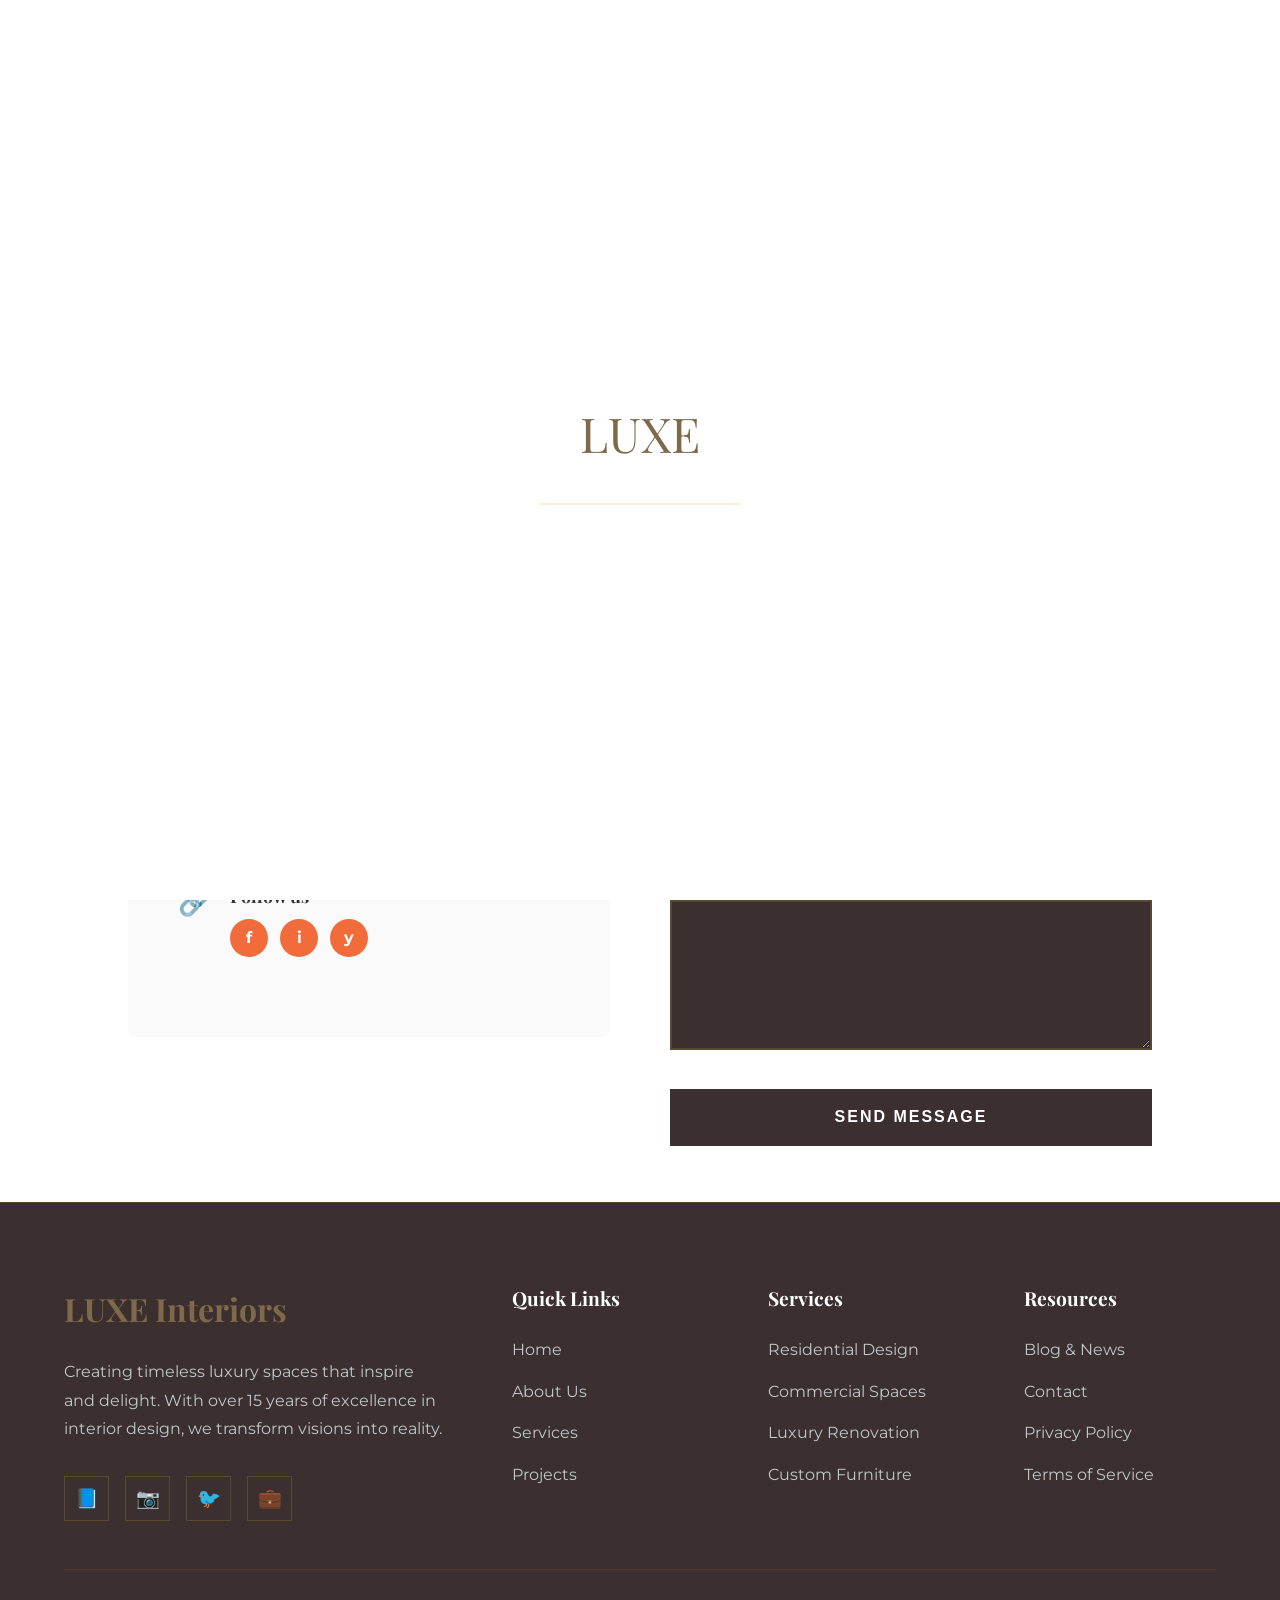
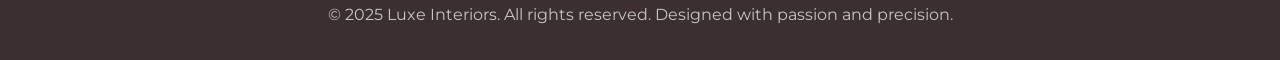
<file: contact.html>
<!DOCTYPE html>
<html lang="en">
<head>
    <meta charset="UTF-8">
    <meta name="viewport" content="width=device-width, initial-scale=1.0">
    <title>Luxe Interiors</title>

    <link rel="stylesheet" href="style.css">
    <link rel="stylesheet" href="contact.css">
</head>
<body>
    <!-- Page Loader -->
    <div class="page-loader">
        <div class="loader-content">
            <div class="loader-logo">LUXE</div>
            <div class="loader-bar"></div>
        </div>
    </div>

    <!-- Custom Cursor -->
    <div class="cursor"></div>
    <div class="cursor-follower"></div>

    <!-- Navigation -->
    <nav id="navbar">
        <div class="nav-container">
            <a href="index.html" class="logo">LUXE</a>
            <ul class="nav-links">
                <li><a href="index.html" class="active">Home</a></li>
                <li><a href="about.html">About</a></li>
                <li><a href="service.html">Services</a></li>
                <li><a href="project.html">Projects</a></li>
                <li><a href="blog.html">Blog</a></li>
                <li><a href="contact.html">Contact</a></li>
            </ul>
            <div class="mobile-toggle">
                <span></span>
                <span></span>
                <span></span>
            </div>
        </div>
    </nav>

   <!-- HERO SECTION -->
<section class="contact-hero">
    <div class="hero-overlay"></div>

    <div class="hero-content">
        <h1>CONTACT US</h1>
        <p><a href="index.html">Home</a> &gt; Contact</p>
    </div>
</section>

<section class="contact-section">
  <div class="contact-container">

    <!-- LEFT INFO -->
    <div class="contact-info">

      <div class="info-box">
        <span class="icon">🏠</span>
        <div>
          <h4>Address</h4>
          <p>Cherry county A1-307 Noida Extension</p>
        </div>
      </div>

      <div class="info-box">
        <span class="icon">📞</span>
        <div>
          <h4>Phone</h4>
          <p>Mobile: +91-123456789</p>
        </div>
      </div>

      <div class="info-box">
        <span class="icon">✉️</span>
        <div>
          <h4>Email</h4>
          <p>official@luxe-interiors.in</p>
        </div>
      </div>

      <div class="info-box">
        <span class="icon">🔗</span>
        <div>
          <h4>Follow us</h4>
          <div class="social-icons">
            <a href="#">f</a>
            <a href="#">i</a>
            <a href="#">y</a>
          </div>
        </div>
      </div>

    </div>

    <!-- RIGHT FORM -->
    <div class="contact-form">
      <h2>Get In To Touch</h2>
       <form class="contact-form">
                    <div class="form-group">
                        <label for="name">Your Name</label>
                        <input type="text" id="name" name="name" required>
                    </div>
                    
                    <div class="form-group">
                        <label for="email">Email Address</label>
                        <input type="email" id="email" name="email" required>
                    </div>
                    
                    <div class="form-group">
                        <label for="phone">Phone Number</label>
                        <input type="tel" id="phone" name="phone" required>
                    </div>
                          
                    <div class="form-group">
                        <label for="message">Your Message</label>
                        <textarea id="message" name="message" required></textarea>
                    </div>
                    
                    <button type="submit" class="submit-btn">
                        <span>Send Message</span>
                    </button>
                </form>
    </div>

  </div>
</section>



 <!-- Footer -->
    <footer>
        <div class="footer-content">
            <div class="footer-about">
                <h3>LUXE Interiors</h3>
                <p>Creating timeless luxury spaces that inspire and delight. With over 15 years of excellence in interior design, we transform visions into reality.</p>
                <div class="social-links">
                    <a href="#" class="social-link">📘</a>
                    <a href="#" class="social-link">📷</a>
                    <a href="#" class="social-link">🐦</a>
                    <a href="#" class="social-link">💼</a>
                </div>
            </div>
            
            <div class="footer-links">
                <h4>Quick Links</h4>
                <ul>
                    <li><a href="#home">Home</a></li>
                    <li><a href="#about">About Us</a></li>
                    <li><a href="#services">Services</a></li>
                    <li><a href="#projects">Projects</a></li>
                </ul>
            </div>
            
            <div class="footer-links">
                <h4>Services</h4>
                <ul>
                    <li><a href="#services">Residential Design</a></li>
                    <li><a href="#services">Commercial Spaces</a></li>
                    <li><a href="#services">Luxury Renovation</a></li>
                    <li><a href="#services">Custom Furniture</a></li>
                </ul>
            </div>
            
            <div class="footer-links">
                <h4>Resources</h4>
                <ul>
                    <li><a href="#blog">Blog & News</a></li>
                    <li><a href="#contact">Contact</a></li>
                    <li><a href="#">Privacy Policy</a></li>
                    <li><a href="#">Terms of Service</a></li>
                </ul>
            </div>
        </div>
        
        <div class="footer-bottom">
            <p>&copy; 2025 Luxe Interiors. All rights reserved. Designed with passion and precision.</p>
        </div>
    </footer>
     <script src="script.js"></script>


</body>
</html>
</file>
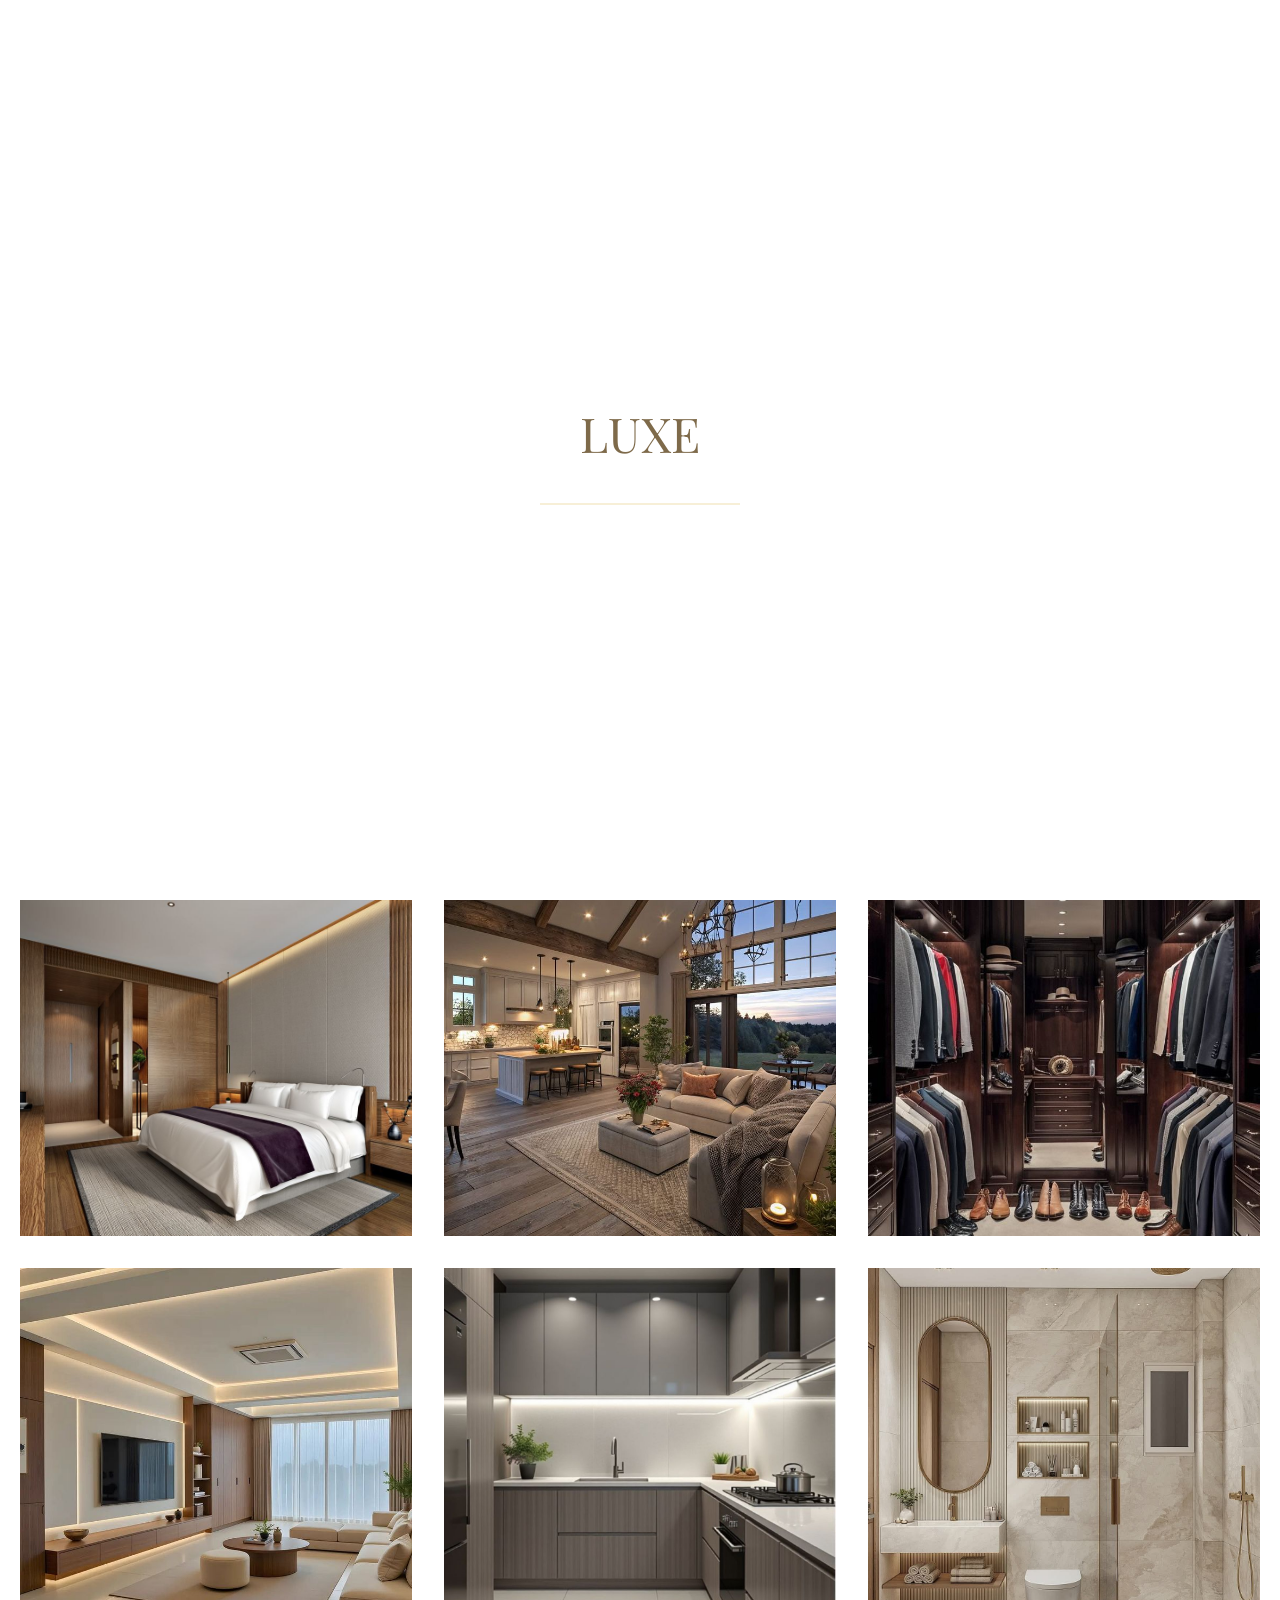
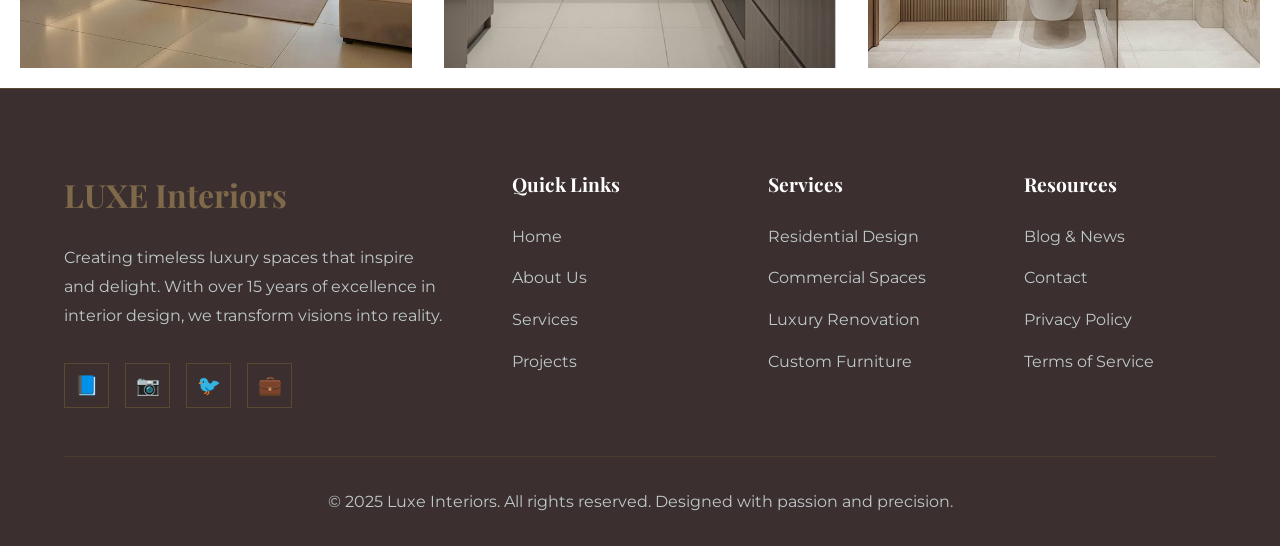
<file: project.html>
<!DOCTYPE html>
<html lang="en">
<head>
    <meta charset="UTF-8">
    <meta name="viewport" content="width=device-width, initial-scale=1.0">
    <title>Luxe Interiors</title>

    <link rel="stylesheet" href="style.css">
    <link rel="stylesheet" href="project.css">
</head>
<body>
    <!-- Page Loader -->
    <div class="page-loader">
        <div class="loader-content">
            <div class="loader-logo">LUXE</div>
            <div class="loader-bar"></div>
        </div>
    </div>

    <!-- Custom Cursor -->
    <div class="cursor"></div>
    <div class="cursor-follower"></div>

    <!-- Navigation -->
    <nav id="navbar">
        <div class="nav-container">
            <a href="index.html" class="logo">LUXE</a>
            <ul class="nav-links">
                <li><a href="index.html" class="active">Home</a></li>
                <li><a href="about.html">About</a></li>
                <li><a href="service.html">Services</a></li>
                <li><a href="project.html">Projects</a></li>
                <li><a href="blog.html">Blog</a></li>
                <li><a href="contact.html">Contact</a></li>
            </ul>
            <div class="mobile-toggle">
                <span></span>
                <span></span>
                <span></span>
            </div>
        </div>
    </nav>

   <!-- HERO SECTION -->
<section class="project-hero">
    <div class="hero-overlay"></div>

    <div class="hero-content">
        <h1>OUR GALLERY</h1>
        <p><a href="index.html">Home</a> &gt; Gallery</p>
    </div>
</section>

    <div class="projects-grid">
                <div class="project-card" data-category="residential">
                    <img src="images/project-1.jpg" alt="Modern Penthouse">
                    <div class="project-overlay">
                        <div class="project-category">Residential</div>
                    </div>
                </div>
                
                <div class="project-card" data-category="commercial">
                    <img src="images/project-2.jpg" alt="Corporate Office">
                    <div class="project-overlay">
                        <div class="project-category">Commercial</div>
                    </div>
                </div>
                
                <div class="project-card" data-category="residential">
                    <img src="images/project-3.jpg" alt="Classic Villa">
                    <div class="project-overlay">
                        <div class="project-category">Residential</div>
                    </div>
                </div>
                
                <div class="project-card" data-category="hospitality">
                    <img src="images/project-4.jpg" alt="Boutique Hotel">
                    <div class="project-overlay">
                        <div class="project-category">Hospitality</div>
                    </div>
                </div>
                
                <div class="project-card" data-category="residential">
                    <img src="images/project-5.jpg" alt="Contemporary Loft">
                    <div class="project-overlay">
                        <div class="project-category">Residential</div>
                    </div>
                </div>
                
                <div class="project-card" data-category="commercial">
                    <img src="images/project-6.jpg" alt="Luxury Retail">
                    <div class="project-overlay">
                        <div class="project-category">Commercial</div>
                    </div>
                </div>
                 <div class="project-card" data-category="hospitality">
                    <img src="images/project-7.jpg" alt="Living Room">
                    <div class="project-overlay">
                        <div class="project-category">Living Room</div>
                    </div>
                </div>
                
                <div class="project-card" data-category="residential">
                    <img src="images/project-8.jpg" alt="Kitchen">
                    <div class="project-overlay">
                        <div class="project-category">Kitchen</div>
                    </div>
                </div>
                
                <div class="project-card" data-category="commercial">
                    <img src="images/project-9.jpg" alt="Bathroom">
                    <div class="project-overlay">
                        <div class="project-category">Bathroom</div>
                    </div>
                </div>
    </div>



 <!-- Footer -->
    <footer>
        <div class="footer-content">
            <div class="footer-about">
                <h3>LUXE Interiors</h3>
                <p>Creating timeless luxury spaces that inspire and delight. With over 15 years of excellence in interior design, we transform visions into reality.</p>
                <div class="social-links">
                    <a href="#" class="social-link">📘</a>
                    <a href="#" class="social-link">📷</a>
                    <a href="#" class="social-link">🐦</a>
                    <a href="#" class="social-link">💼</a>
                </div>
            </div>
            
            <div class="footer-links">
                <h4>Quick Links</h4>
                <ul>
                    <li><a href="#home">Home</a></li>
                    <li><a href="#about">About Us</a></li>
                    <li><a href="#services">Services</a></li>
                    <li><a href="#projects">Projects</a></li>
                </ul>
            </div>
            
            <div class="footer-links">
                <h4>Services</h4>
                <ul>
                    <li><a href="#services">Residential Design</a></li>
                    <li><a href="#services">Commercial Spaces</a></li>
                    <li><a href="#services">Luxury Renovation</a></li>
                    <li><a href="#services">Custom Furniture</a></li>
                </ul>
            </div>
            
            <div class="footer-links">
                <h4>Resources</h4>
                <ul>
                    <li><a href="#blog">Blog & News</a></li>
                    <li><a href="#contact">Contact</a></li>
                    <li><a href="#">Privacy Policy</a></li>
                    <li><a href="#">Terms of Service</a></li>
                </ul>
            </div>
        </div>
        
        <div class="footer-bottom">
            <p>&copy; 2025 Luxe Interiors. All rights reserved. Designed with passion and precision.</p>
        </div>
    </footer>
     <script src="script.js"></script>


</body>
</html>
</file>
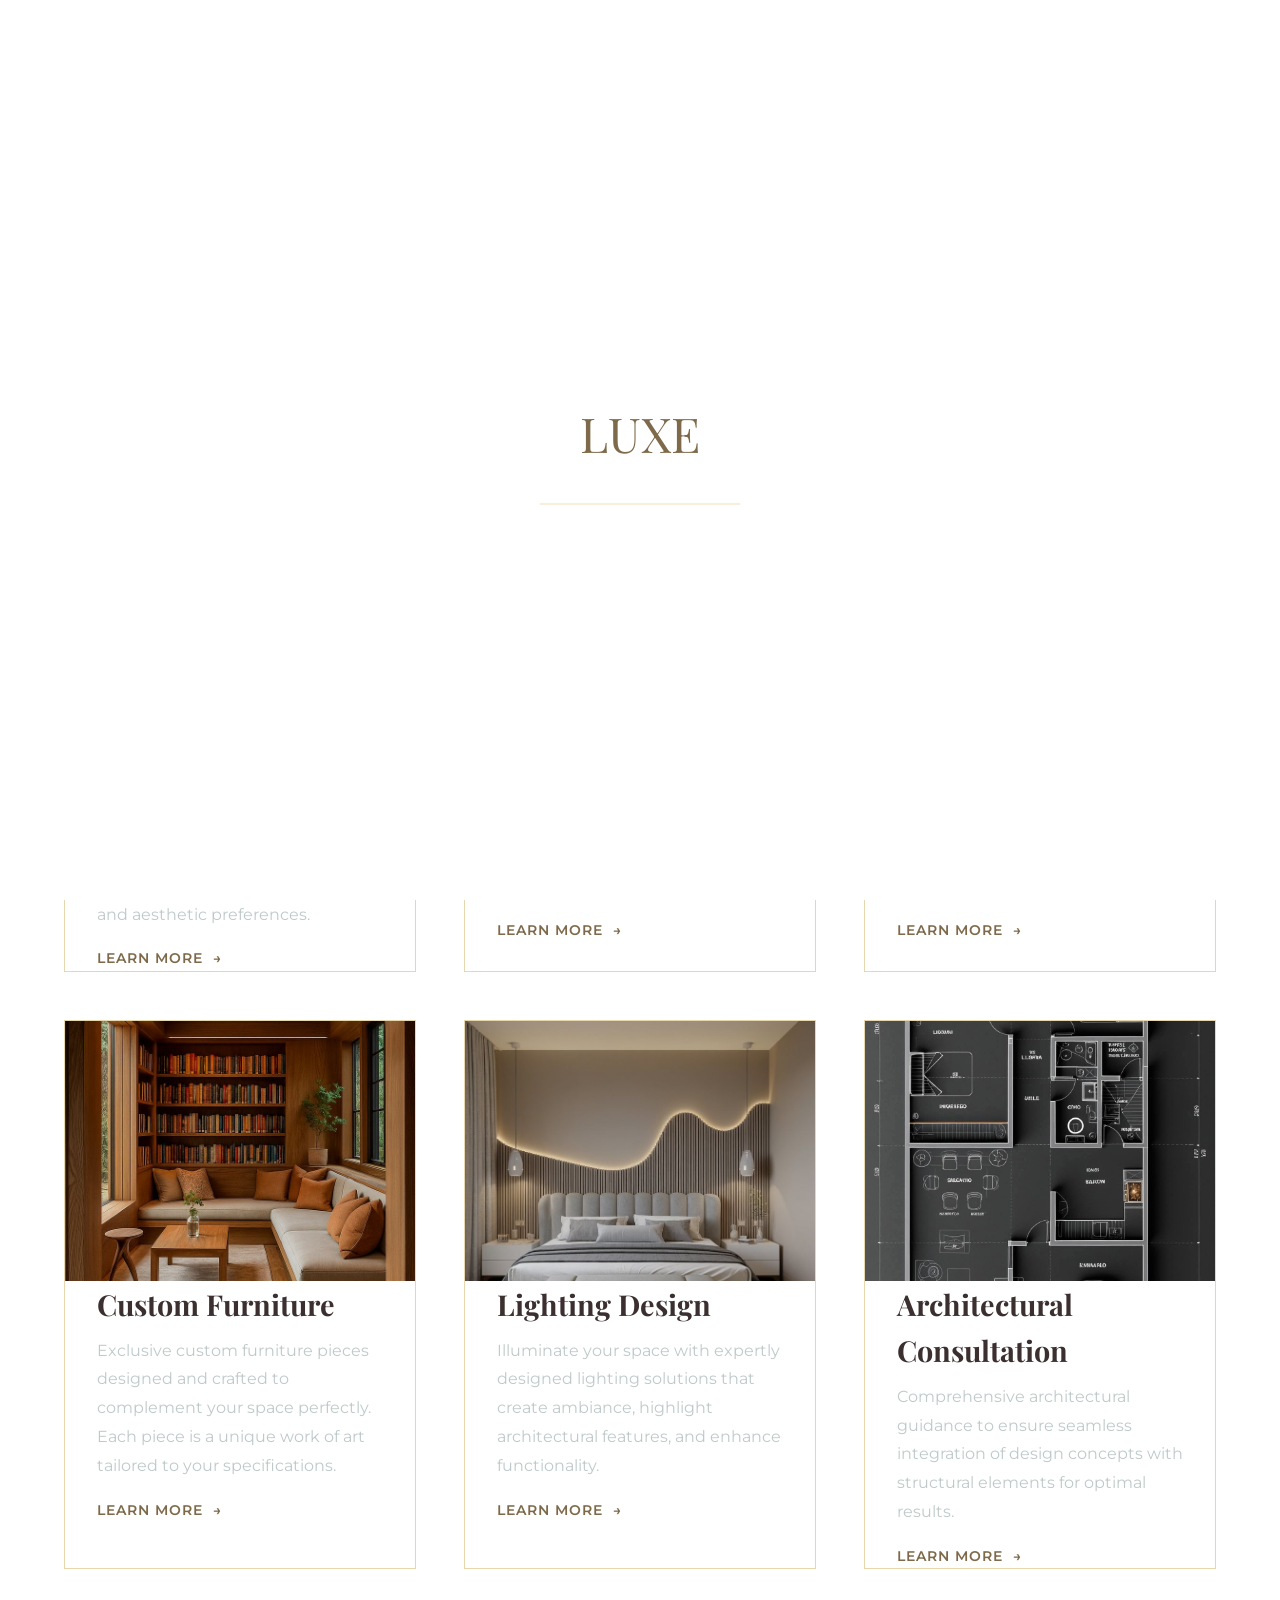
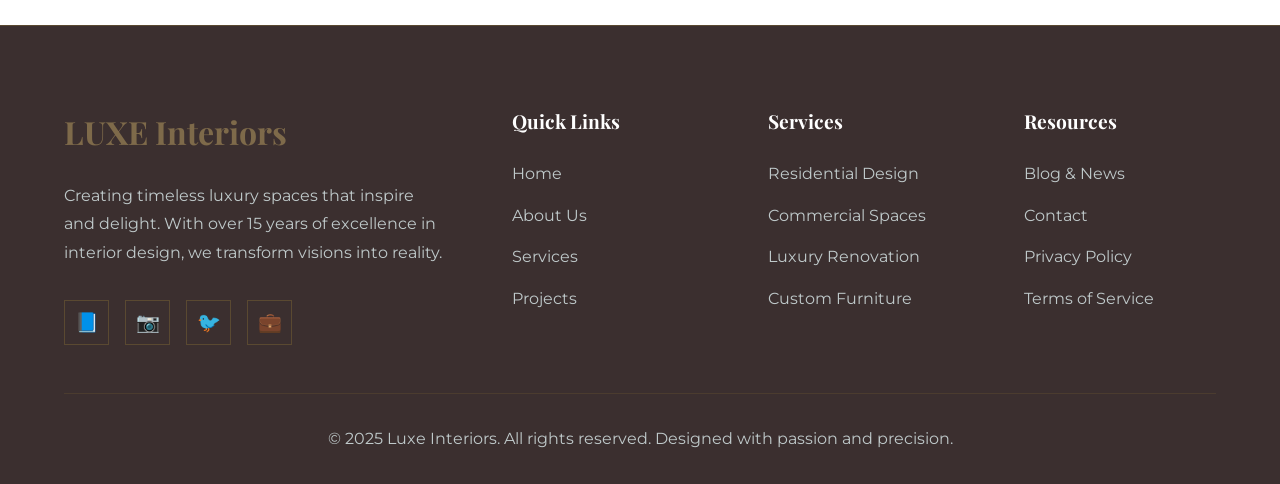
<file: service.html>
<!DOCTYPE html>
<html lang="en">
<head>
    <meta charset="UTF-8">
    <meta name="viewport" content="width=device-width, initial-scale=1.0">
    <title>Luxe Interiors</title>

    <link rel="stylesheet" href="style.css">
    <link rel="stylesheet" href="service.css">
</head>
<body>
    <!-- Page Loader -->
    <div class="page-loader">
        <div class="loader-content">
            <div class="loader-logo">LUXE</div>
            <div class="loader-bar"></div>
        </div>
    </div>

    <!-- Custom Cursor -->
    <div class="cursor"></div>
    <div class="cursor-follower"></div>

    <!-- Navigation -->
    <nav id="navbar">
        <div class="nav-container">
            <a href="index.html" class="logo">LUXE</a>
            <ul class="nav-links">
                <li><a href="index.html" class="active">Home</a></li>
                <li><a href="about.html">About</a></li>
                <li><a href="service.html">Services</a></li>
                <li><a href="project.html">Projects</a></li>
                <li><a href="blog.html">Blog</a></li>
                <li><a href="contact.html">Contact</a></li>
            </ul>
            <div class="mobile-toggle">
                <span></span>
                <span></span>
                <span></span>
            </div>
        </div>
    </nav>

   <!-- HERO SECTION -->
<section class="service-hero">
    <div class="hero-overlay"></div>

    <div class="hero-content">
        <h1>OUR SERVICES</h1>
        <p><a href="index.html">Home</a> &gt; Services</p>
    </div>
</section>

  <!-- Services Section -->
    <section id="services">
        <div class="container">
            
            <div class="services-grid">
                <div class="service-card">
                    <div class="service-img">
                        <img src="images/service-1.jpg" alt="Residential Design">
                    </div>
                    <h3>Residential Design</h3>
                    <p>Transform your home into a luxurious sanctuary with our bespoke residential design services. We create personalized spaces that reflect your lifestyle and aesthetic preferences.</p>
                    <a href="#contact" class="service-link">Learn More</a>
                </div>
                
                <div class="service-card">
                     <div class="service-img">
                        <img src="images/service-2.jpg" alt="Commercial Spaces">
                    </div>
                    <h3>Commercial Spaces</h3>
                    <p>Elevate your business environment with sophisticated commercial interiors that enhance productivity and leave lasting impressions on clients and employees alike.</p>
                    <a href="#contact" class="service-link">Learn More</a>
                </div>
                
                <div class="service-card">
                     <div class="service-img">
                        <img src="images/service-3.jpg" alt="Luxury Renovation">
                    </div>
                    <h3>Luxury Renovation</h3>
                    <p>Breathe new life into existing spaces with our expert renovation services. We seamlessly blend modern amenities with timeless design principles.</p>
                    <a href="#contact" class="service-link">Learn More</a>
                </div>
                
                <div class="service-card">
                    <div class="service-img">
                        <img src="images/service-4.jpg" alt="Custom Furniture">
                    </div>
                    <h3>Custom Furniture</h3>
                    <p>Exclusive custom furniture pieces designed and crafted to complement your space perfectly. Each piece is a unique work of art tailored to your specifications.</p>
                    <a href="#contact" class="service-link">Learn More</a>
                </div>
                
                <div class="service-card">
                    <div class="service-img">
                        <img src="images/service-5.jpg" alt="Lighting Design">
                    </div>
                    <h3>Lighting Design</h3>
                    <p>Illuminate your space with expertly designed lighting solutions that create ambiance, highlight architectural features, and enhance functionality.</p>
                    <a href="#contact" class="service-link">Learn More</a>
                </div>
                
                <div class="service-card">
                   <div class="service-img">
                        <img src="images/service-6.jpg" alt="Architectural Consultation">
                    </div>
                    <h3>Architectural Consultation</h3>
                    <p>Comprehensive architectural guidance to ensure seamless integration of design concepts with structural elements for optimal results.</p>
                    <a href="#contact" class="service-link">Learn More</a>
                </div>
            </div>
        </div>
    </section>




 <!-- Footer -->
    <footer>
        <div class="footer-content">
            <div class="footer-about">
                <h3>LUXE Interiors</h3>
                <p>Creating timeless luxury spaces that inspire and delight. With over 15 years of excellence in interior design, we transform visions into reality.</p>
                <div class="social-links">
                    <a href="#" class="social-link">📘</a>
                    <a href="#" class="social-link">📷</a>
                    <a href="#" class="social-link">🐦</a>
                    <a href="#" class="social-link">💼</a>
                </div>
            </div>
            
            <div class="footer-links">
                <h4>Quick Links</h4>
                <ul>
                    <li><a href="#home">Home</a></li>
                    <li><a href="#about">About Us</a></li>
                    <li><a href="#services">Services</a></li>
                    <li><a href="#projects">Projects</a></li>
                </ul>
            </div>
            
            <div class="footer-links">
                <h4>Services</h4>
                <ul>
                    <li><a href="#services">Residential Design</a></li>
                    <li><a href="#services">Commercial Spaces</a></li>
                    <li><a href="#services">Luxury Renovation</a></li>
                    <li><a href="#services">Custom Furniture</a></li>
                </ul>
            </div>
            
            <div class="footer-links">
                <h4>Resources</h4>
                <ul>
                    <li><a href="#blog">Blog & News</a></li>
                    <li><a href="#contact">Contact</a></li>
                    <li><a href="#">Privacy Policy</a></li>
                    <li><a href="#">Terms of Service</a></li>
                </ul>
            </div>
        </div>
        
        <div class="footer-bottom">
            <p>&copy; 2025 Luxe Interiors. All rights reserved. Designed with passion and precision.</p>
        </div>
    </footer>
     <script src="script.js"></script>


</body>
</html>
</file>
<file: style.css>
@import url('https://fonts.googleapis.com/css2?family=Playfair+Display:wght@400;500;600;700;800&family=Montserrat:wght@300;400;500;600;700&display=swap');
        
        * {
            margin: 0;
            padding: 0;
            box-sizing: border-box;
        }
        
        :root {
            --primary-gold:  #7E6A4A;
            --secondary-gold:#CBA64F;
            --dark-bg: #fff;
            --dark-secondary: #3B2F2F;
            --dark-tertiary: #2A2A2A;
            --text-primary: white;
            --text-secondary:#BFC9CA;
            --accent-purple: #2A2A2A;
        }
        
        html {
            scroll-behavior: smooth;
            overflow-x: hidden;
        }
        
        body {
            font-family: 'Montserrat', sans-serif;
            background-color: var(--dark-bg);
            color: var(--text-primary);
            overflow-x: hidden;
            line-height: 1.6;
        }
        
        h1, h2, h3, h4, h5, h6 {
            font-family: 'Playfair Display', serif;
            font-weight: 700;
        }
        
        /* Cursor Effect */
        .cursor {
            width: 20px;
            height: 20px;
            border: 2px solid var(--primary-gold);
            border-radius: 50%;
            position: fixed;
            pointer-events: none;
            z-index: 9999;
            transition: all 0.15s ease;
            transform: translate(-50%, -50%);
        }
        
        .cursor-follower {
            width: 8px;
            height: 8px;
            background: var(--primary-gold);
            border-radius: 50%;
            position: fixed;
            pointer-events: none;
            z-index: 9999;
            transition: all 0.3s ease;
            transform: translate(-50%, -50%);
        }
        
        /* Navigation */
        nav {
            position: fixed;
            top: 0;
            left: 0;
            right: 0;
            z-index: 1000;
            padding: 1.5rem 5%;
            background: rgba(10, 10, 10, 0.95);
            backdrop-filter: blur(10px);
            border-bottom: 1px solid rgba(212, 175, 55, 0.1);
            transition: all 0.3s ease;
        }
        
        nav.scrolled {
            padding: 1rem 5%;
            background: rgba(10, 10, 10, 0.98);
            box-shadow: 0 4px 30px rgba(0, 0, 0, 0.5);
        }
        
        .nav-container {
            max-width: 1400px;
            margin: 0 auto;
            display: flex;
            justify-content: space-between;
            align-items: center;
        }
        
        .logo {
            font-family: 'Playfair Display', serif;
            font-size: 2rem;
            font-weight: 700;
            color: var(--primary-gold);
            text-decoration: none;
            letter-spacing: 2px;
            transition: all 0.3s ease;
        }
        
        .logo:hover {
            transform: scale(1.05);
            text-shadow: 0 0 20px rgba(212, 175, 55, 0.5);
        }
        
        .nav-links {
            display: flex;
            gap: 3rem;
            list-style: none;
        }
        
        .nav-links a {
            color: var(--text-primary);
            text-decoration: none;
            font-weight: 500;
            font-size: 0.95rem;
            letter-spacing: 1px;
            position: relative;
            transition: all 0.3s ease;
            text-transform: uppercase;
        }
        
        .nav-links a::after {
            content: '';
            position: absolute;
            bottom: -5px;
            left: 0;
            width: 0;
            height: 2px;
            background: var(--primary-gold);
            transition: width 0.3s ease;
        }
        
        .nav-links a:hover::after,
        .nav-links a.active::after {
            width: 100%;
        }
        
        .nav-links a:hover,
        .nav-links a.active {
            color: var(--primary-gold);
        }
        
        .mobile-toggle {
            display: none;
            flex-direction: column;
            gap: 6px;
            cursor: pointer;
            z-index: 1001;
        }
        
        .mobile-toggle span {
            width: 30px;
            height: 2px;
            background: var(--primary-gold);
            transition: all 0.3s ease;
        }
        
        /* Hero Section */
        .hero {
            height: 100vh;
            position: relative;
            display: flex;
            align-items: center;
            justify-content: center;
            overflow: hidden;
        }
        
        .hero-bg {
            position: absolute;
            top: 0;
            left: 0;
            width: 100%;
            height: 100%;
            background: linear-gradient(135deg, rgba(10, 10, 10, 0.7) 0%, rgba(107, 78, 113, 0.5) 100%),
                        url('images/hero-img.jpg') center/cover;
            z-index: -1;
        }
        
        .hero-overlay {
            position: absolute;
            top: 0;
            left: 0;
            width: 100%;
            height: 100%;
            background: radial-gradient(circle at center, transparent 0%, rgba(10, 10, 10, 0.8) 100%);
        }
        
        .hero-content {
            text-align: center;
            z-index: 1;
            max-width: 1000px;
            padding: 0 2rem;
        }
        
        .hero-title {
            font-size: 5rem;
            font-weight: 800;
            margin-bottom: 1.5rem;
            background: linear-gradient(135deg, var(--primary-gold) 0%, var(--secondary-gold) 100%);
            -webkit-background-clip: text;
            -webkit-text-fill-color: transparent;
            background-clip: text;
            opacity: 0;
            transform: translateY(30px);
            animation: fadeInUp 1s ease forwards 0.3s;
        }
        
        .hero-subtitle {
            font-size: 1.5rem;
            color: var(--text-secondary);
            margin-bottom: 3rem;
            font-weight: 300;
            letter-spacing: 3px;
            opacity: 0;
            transform: translateY(30px);
            animation: fadeInUp 1s ease forwards 0.6s;
        }
        
        .hero-buttons {
            display: flex;
            gap: 2rem;
            justify-content: center;
            opacity: 0;
            transform: translateY(30px);
            animation: fadeInUp 1s ease forwards 0.9s;
        }
        
        .btn-primary, .btn-secondary {
            padding: 1rem 3rem;
            font-size: 1rem;
            font-weight: 600;
            letter-spacing: 2px;
            text-transform: uppercase;
            text-decoration: none;
            border: 2px solid var(--primary-gold);
            transition: all 0.4s ease;
            position: relative;
            overflow: hidden;
            z-index: 1;
        }
        
        .btn-primary {
            background: var(--primary-gold);
            color: var(--dark-bg);
        }
        
        .btn-secondary {
            background: transparent;
            color: var(--primary-gold);
        }
        
        .btn-primary::before, .btn-secondary::before {
            content: '';
            position: absolute;
            top: 0;
            left: -100%;
            width: 100%;
            height: 100%;
            background: var(--text-primary);
            transition: left 0.4s ease;
            z-index: -1;
        }
        
        .btn-primary:hover::before {
            left: 0;
        }
        
        .btn-primary:hover {
            color: var(--primary-gold);
            
        }
        
        .btn-secondary:hover {
            background: var(--primary-gold);
            color: var(--dark-bg);
            transform: translateY(-3px);
            box-shadow: 0 10px 30px rgba(212, 175, 55, 0.3);
        }
        
        /* Scroll Indicator */
        .scroll-indicator {
            position: absolute;
            bottom: 2rem;
            left: 50%;
            transform: translateX(-50%);
            display: flex;
            flex-direction: column;
            align-items: center;
            gap: 1rem;
            opacity: 0;
            animation: fadeIn 1s ease forwards 1.2s;
        }
        
        .scroll-indicator span {
            font-size: 0.8rem;
            letter-spacing: 2px;
            color: var(--text-secondary);
            text-transform: uppercase;
        }
        
        .scroll-indicator::after {
            content: '';
            width: 2px;
            height: 40px;
            background: linear-gradient(to bottom, var(--primary-gold), transparent);
            animation: scrollDown 2s ease infinite;
        }
        
        /* Section Styles */
        section {
            padding: 8rem 5%;
            position: relative;
        }
        
        .section-header {
            text-align: center;
            margin-bottom: 5rem;
            opacity: 0;
            transform: translateY(30px);
            transition: all 0.8s ease;
        }
        
        .section-header.animate {
            opacity: 1;
            transform: translateY(0);
        }
        
        .section-subtitle {
            font-size: 0.9rem;
            letter-spacing: 4px;
            color: var(--primary-gold);
            text-transform: uppercase;
            margin-bottom: 1rem;
            font-weight: 600;
        }
        
        .section-title {
            font-size: 3.5rem;
            margin-bottom: 1.5rem;
            font-weight: 700;
            color: var(--dark-secondary);
        }
        
        .section-description {
            max-width: 700px;
            margin: 0 auto;
            color: var(--text-secondary);
            font-size: 1.1rem;
            line-height: 1.8;
        }
        
        .container {
            max-width: 1400px;
            margin: 0 auto;
        }

/* sections  spacing */
section {
    padding-top: 3.5rem !important;
    padding-bottom: 3.5rem !important;
}

#about {
    padding-top: 2.5rem !important;
}

.section-header {
    margin-bottom: 2.2rem !important;
}

.section-subtitle {
    margin-bottom: 0.4rem !important;
}

.section-title {
    margin-top: 0 !important;
    margin-bottom: 0.8rem !important;
}

.section-description {
    margin-top: 0 !important;
}

h1, h2, h3, h4, h5, h6,
p {
    margin-top: 0 !important;
}

.service-card h3,
.blog-card h3,
.project-title {
    margin-bottom: 0.6rem !important;
}

.service-card p,
.blog-card p,
.project-description {
    margin-bottom: 1rem !important;
}


.services-grid,
.projects-grid,
.blog-grid {
    margin-top: 1.5rem !important;
}

@media (max-width: 768px) {
    section {
        padding-top: 3rem !important;
        padding-bottom: 3rem !important;
    }

    .section-header {
        margin-bottom: 1.8rem !important;
    }
}

        
        /* About Section */
        .about-content {
            display: grid;
            grid-template-columns: 1fr 1fr;
            gap: 5rem;
            align-items: center;
        }
        
        .about-image {
            position: relative;
            opacity: 0;
            transform: translateX(-50px);
            transition: all 0.8s ease;
        }
        
        .about-image.animate {
            opacity: 1;
            transform: translateX(0);
        }
        
        .about-image img {
            width: 100%;
            height: 600px;
            object-fit: cover;
            border-radius: 2px;
        }
        
        .about-image::before {
            content: '';
            position: absolute;
            top: -20px;
            left: -20px;
            width: 200px;
            height: 200px;
            border: 2px solid var(--primary-gold);
            z-index: -1;
        }
        
        .about-text {
            opacity: 0;
            transform: translateX(50px);
            transition: all 0.8s ease;
        }
        
        .about-text.animate {
            opacity: 1;
            transform: translateX(0);
        }
        
        .about-text h3 {
            font-size: 2.5rem;
            margin-bottom: 2rem;
            color: var(--primary-gold);
        }
        
        .about-text p {
            color: var(--text-secondary);
            margin-bottom: 1.5rem;
            line-height: 1.8;
            font-size: 1.05rem;
        }
        
        .about-stats {
            display: grid;
            grid-template-columns: repeat(3, 1fr);
            gap: 2rem;
            margin-top: 3rem;
        }
        
        .stat-item {
            text-align: center;
            padding: 2rem;
            background: var(--dark-secondary);
            border: 1px solid rgba(212, 175, 55, 0.2);
            transition: all 0.3s ease;
        }
        
        .stat-item:hover {
            background: var(--dark-tertiary);
            transform: translateY(-5px);
            border-color: var(--primary-gold);
        }
        
        .stat-number {
            font-size: 3rem;
            color: var(--primary-gold);
            font-weight: 700;
            font-family: 'Playfair Display', serif;
        }
        
        .stat-label {
            font-size: 0.9rem;
            color: var(--text-secondary);
            text-transform: uppercase;
            letter-spacing: 2px;
            margin-top: 0.5rem;
        }
        
        /* Services Section */
        .services-grid {
            display: grid;
            grid-template-columns: repeat(3, 1fr);
            gap: 3rem;
        }
        
        .service-card {
        background: transparent; 
        padding: 0;
        border: 1px solid rgba(203, 166, 79, 0.45); 
        transition: all 0.5s ease;
        position: relative;
        overflow: hidden;
      }
       .service-img {
          width: 100%;
          height: 260px;
          overflow: hidden;
        }

        .service-img img {
          width: 100%;
          height: 100%;
          object-fit: cover; 
          display: block;
        }


        
        .service-card.animate {
            opacity: 1;
            transform: translateY(0);
        }
        
        .service-card::before {
            content: '';
            position: absolute;
            top: 0;
            left: -100%;
            width: 100%;
            height: 100%;
            background: linear-gradient(135deg, rgba(212, 175, 55, 0.1) 0%, rgba(107, 78, 113, 0.1) 100%);
            transition: left 0.5s ease;
        }
        
        .service-card:hover::before {
            left: 0;
        }
        
        .service-card:hover {
            transform: translateY(-10px);
            border-color: var(--primary-gold);
            box-shadow: 0 20px 60px rgba(0, 0, 0, 0.5);
        }
        .service-card h3,
        .service-card p,
        .service-link {
            padding: 0 2rem;
        }

        .service-card h3 {
            margin-top: 2rem;
        }

        .service-card h3 {
            font-size: 1.8rem;
            margin-bottom: 1.5rem;
            color: var(--dark-secondary);
        }
        
        .service-card p {
            color: var(--text-secondary);
            line-height: 1.8;
            margin-bottom: 2rem;
        }
        
        
        .service-link {
            color: var(--primary-gold);
            text-decoration: none;
            font-weight: 600;
            letter-spacing: 1px;
            text-transform: uppercase;
            font-size: 0.9rem;
            position: relative;
            display: inline-block;
        }
        
        .service-link::after {
            content: '→';
            margin-left: 10px;
            transition: margin-left 0.3s ease;
        }
        
        .service-card:hover .service-link::after {
            margin-left: 20px;
        }
        
        /* Projects Section */
        .projects-filter {
            display: flex;
            justify-content: center;
            gap: 2rem;
            margin-bottom: 4rem;
            flex-wrap: wrap;
        }
        
        .filter-btn {
            background: transparent;
            border: 2px solid rgba(212, 175, 55, 0.3);
            color: var(--text-secondary);
            padding: 0.8rem 2rem;
            font-size: 0.9rem;
            font-weight: 600;
            letter-spacing: 1px;
            text-transform: uppercase;
            cursor: pointer;
            transition: all 0.3s ease;
        }
        
        .filter-btn:hover,
        .filter-btn.active {
            background: var(--primary-gold);
            color: var(--dark-bg);
            border-color: var(--primary-gold);
            transform: translateY(-2px);
        }
        
        .projects-grid {
            display: grid;
            grid-template-columns: repeat(3, 1fr);
            gap: 2rem;
        }
        
        .project-card {
            position: relative;
            height: 400px;
            overflow: hidden;
            cursor: pointer;
            opacity: 0;
            transform: scale(0.9);
            transition: all 0.5s ease;
        }
        
        .project-card.animate {
            opacity: 1;
            transform: scale(1);
        }
        
        .project-card img {
            width: 100%;
            height: 100%;
            object-fit: cover;
            transition: transform 0.5s ease;
        }
        
        .project-overlay {
            position: absolute;
            top: 0;
            left: 0;
            width: 100%;
            height: 100%;
            background: linear-gradient(to top, rgba(10, 10, 10, 0.95) 0%, transparent 100%);
            display: flex;
            flex-direction: column;
            justify-content: flex-end;
            padding: 2rem;
            opacity: 0;
            transition: all 0.4s ease;
        }
        
        .project-card:hover .project-overlay {
            opacity: 1;
        }
        
        .project-card:hover img {
            transform: scale(1.1);
        }
        
        .project-category {
            font-size: 0.8rem;
            color: var(--text-secondary);
            letter-spacing: 2px;
            text-transform: uppercase;
            margin-bottom: 0.5rem;
        }
        
        .project-title {
            font-size: 1.8rem;
            color: var(--text-primary);
            margin-bottom: 0.5rem;
        }
        
        .project-description {
            color: var(--text-secondary);
            font-size: 0.95rem;
        }
        
        /* Blog Section */
        .blog-grid {
            display: grid;
            grid-template-columns: repeat(3, 1fr);
            gap: 3rem;
        }
        
        .blog-card {
            background:transparent;
            overflow: hidden;
            transition: all 0.4s ease;
            border: 2px solid rgba(212, 175, 55, 0.1);
            opacity: 0;
            transform: translateY(30px);
        }
        
        .blog-card.animate {
            opacity: 1;
            transform: translateY(0);
        }
        
        .blog-card:hover {
            transform: translateY(-10px);
            box-shadow: 0 20px 60px rgba(0, 0, 0, 0.5);
            border-color: var(--primary-gold);
        }
        
        .blog-image {
            width: 100%;
            height: 250px;
            overflow: hidden;
        }
        
        .blog-image img {
            width: 100%;
            height: 100%;
            object-fit: cover;
            transition: transform 0.5s ease;
        }
        
        .blog-card:hover .blog-image img {
            transform: scale(1.1);
        }
        
        .blog-content {
            padding: 2rem;
        }
        
        .blog-meta {
            display: flex;
            gap: 2rem;
            margin-bottom: 1rem;
            font-size: 0.85rem;
            color: var(--text-secondary);
        }
        
        .blog-meta span {
            display: flex;
            align-items: center;
            gap: 0.5rem;
        }
        
        .blog-card h3 {
            font-size: 1.5rem;
            margin-bottom: 1rem;
            color: var(--primary-gold);
            transition: color 0.3s ease;
        }
        
       
        
        .blog-card p {
            color: var(--text-secondary);
            line-height: 1.8;
            margin-bottom: 1.5rem;
        }
        
        .blog-link {
            color: var(--primary-gold);
            text-decoration: none;
            font-weight: 600;
            letter-spacing: 1px;
            text-transform: uppercase;
            font-size: 0.85rem;
            display: inline-block;
            transition: all 0.3s ease;
        }
        
        .blog-link::after {
            content: '→';
            margin-left: 10px;
            transition: margin-left 0.3s ease;
        }
        
        .blog-card:hover .blog-link::after {
            margin-left: 20px;
        }
        
        /* Contact Section */
        .contact-content {
            display: grid;
            grid-template-columns: 1fr 1fr;
            gap: 5rem;
        }
        
        .contact-info {
            opacity: 0;
            transform: translateX(-50px);
            transition: all 0.8s ease;
        }
        
        .contact-info.animate {
            opacity: 1;
            transform: translateX(0);
        }
        
        .contact-info h3 {
            font-size: 2.5rem;
            margin-bottom: 2rem;
            color: var(--primary-gold);
        }
        
        .contact-info p {
            color: var(--text-secondary);
            line-height: 1.8;
            margin-bottom: 3rem;
            font-size: 1.05rem;
        }
        
        .contact-details {
            display: flex;
            flex-direction: column;
            gap: 2rem;
        }
        
        .contact-item {
            display: flex;
            align-items: flex-start;
            gap: 1.5rem;
            padding: 1.5rem;
            background: var(--dark-secondary);
            border: 1px solid rgba(212, 175, 55, 0.1);
            transition: all 0.3s ease;
        }
        
        .contact-item:hover {
            background: var(--dark-tertiary);
            border-color: var(--primary-gold);
            transform: translateX(10px);
        }
        
        .contact-item-icon {
            font-size: 2rem;
            color: var(--primary-gold);
            min-width: 40px;
        }
        
        .contact-item-text h4 {
            font-size: 1.2rem;
            margin-bottom: 0.5rem;
            color: var(--text-primary);
        }
        
        .contact-item-text p {
            margin: 0;
            color: var(--text-secondary);
        }
        
        .contact-form {
            opacity: 0;
            transform: translateX(50px);
            transition: all 0.8s ease;
        }
        
        .contact-form.animate {
            opacity: 1;
            transform: translateX(0);
        }
        
        .form-group {
            margin-bottom: 2rem;
        }
        
        .form-group label {
            display: block;
            margin-bottom: 0.8rem;
            color: var(--primary-gold);
            font-weight: 600;
            letter-spacing: 1px;
            text-transform: uppercase;
            font-size: 0.85rem;
        }
        
        .form-group input,
        .form-group textarea,
        .form-group select {
            width: 100%;
            padding: 1rem 1.5rem;
            background: var(--dark-secondary);
            border: 2px solid rgba(212, 175, 55, 0.2);
            color: var(--text-primary);
            font-size: 1rem;
            font-family: 'Montserrat', sans-serif;
            transition: all 0.3s ease;
        }
        
        .form-group input:focus,
        .form-group textarea:focus,
        .form-group select:focus {
            outline: none;
            border-color: var(--primary-gold);
            background: var(--dark-tertiary);
        }
        
        .form-group textarea {
            resize: vertical;
            min-height: 150px;
        }
        
        .submit-btn {
            width: 100%;
            padding: 1.2rem;
            background: var(--dark-secondary);
            color: var(--dark-bg);
            border: none;
            font-size: 1rem;
            font-weight: 700;
            letter-spacing: 2px;
            text-transform: uppercase;
            cursor: pointer;
            transition: all 0.3s ease;
            position: relative;
            overflow: hidden;
        }
        
        .submit-btn::before {
            content: '';
            position: absolute;
            top: 50%;
            left: 50%;
            width: 0;
            height: 0;
            background: var(--dark-secondary);
            color: var(--text-secondary);
            border-radius: 50%;
            transform: translate(-50%, -50%);
            transition: width 0.5s ease, height 0.5s ease;
        }
        
        .submit-btn:hover::before {
            width: 300%;
            height: 300%;
        }
        
        .submit-btn span {
            position: relative;
            z-index: 1;
        }
        
        .submit-btn:hover {
            transform: translateY(-3px);
            box-shadow: 0 10px 30px rgba(212, 175, 55, 0.4);
        }
        
        /* Footer */
        footer {
            background: var( --dark-secondary);
            border-top: 1px solid rgba(212, 175, 55, 0.2);
            padding: 5rem 5% 2rem;
        }
        
        .footer-content {
            max-width: 1400px;
            margin: 0 auto;
            display: grid;
            grid-template-columns: 2fr 1fr 1fr 1fr;
            gap: 4rem;
            margin-bottom: 3rem;
        }
        
        .footer-about h3 {
            font-size: 2rem;
            color: var(--primary-gold);
            margin-bottom: 1.5rem;
        }
        
        .footer-about p {
            color: var(--text-secondary);
            line-height: 1.8;
            margin-bottom: 2rem;
        }
        
        .social-links {
            display: flex;
            gap: 1rem;
        }
        
        .social-link {
            width: 45px;
            height: 45px;
            background: var(--dark-secondary);
            border: 1px solid rgba(212, 175, 55, 0.2);
            display: flex;
            align-items: center;
            justify-content: center;
            color: var(--primary-gold);
            text-decoration: none;
            font-size: 1.2rem;
            transition: all 0.3s ease;
        }
        
        .social-link:hover {
            background: var(--primary-gold);
            color: var(--dark-bg);
            transform: translateY(-5px);
            border-color: var(--primary-gold);
        }
        
        .footer-links h4 {
            font-size: 1.2rem;
            color: var(--text-primary);
            margin-bottom: 1.5rem;
        }
        
        .footer-links ul {
            list-style: none;
        }
        
        .footer-links ul li {
            margin-bottom: 1rem;
        }
        
        .footer-links ul li a {
            color: var(--text-secondary);
            text-decoration: none;
            transition: all 0.3s ease;
            display: inline-block;
        }
        
        .footer-links ul li a:hover {
            color: var(--primary-gold);
            transform: translateX(5px);
        }
        
        .footer-bottom {
            max-width: 1400px;
            margin: 0 auto;
            padding-top: 2rem;
            border-top: 1px solid rgba(212, 175, 55, 0.1);
            text-align: center;
            color: var(--text-secondary);
        }
        
        
        /* Animations */
        @keyframes fadeInUp {
            to {
                opacity: 1;
                transform: translateY(0);
            }
        }
        
        @keyframes fadeIn {
            to {
                opacity: 1;
            }
        }
        
        @keyframes scrollDown {
            0%, 100% {
                transform: translateY(0);
                opacity: 1;
            }
            50% {
                transform: translateY(20px);
                opacity: 0.5;
            }
        }
        
        /* Responsive Design */
        @media (max-width: 1024px) {
            .hero-title {
                font-size: 3.5rem;
            }
            
            .section-title {
                font-size: 2.5rem;
            }
            
            .about-content,
            .contact-content {
                grid-template-columns: 1fr;
                gap: 3rem;
            }
            
            .services-grid,
            .projects-grid,
            .blog-grid {
                grid-template-columns: repeat(2, 1fr);
            }
            
            .footer-content {
                grid-template-columns: 1fr 1fr;
            }
        }
        
        @media (max-width: 768px) {
            .nav-links {
                position: fixed;
                top: 0;
                right: -100%;
                width: 70%;
                height: 100vh;
                background: rgba(10, 10, 10, 0.98);
                flex-direction: column;
                padding: 5rem 2rem;
                gap: 2rem;
                transition: right 0.4s ease;
                backdrop-filter: blur(10px);
            }
            
            .nav-links.active {
                right: 0;
            }
            
            .mobile-toggle {
                display: flex;
            }
            
            .mobile-toggle.active span:nth-child(1) {
                transform: rotate(45deg) translateY(12px);
            }
            
            .mobile-toggle.active span:nth-child(2) {
                opacity: 0;
            }
            
            .mobile-toggle.active span:nth-child(3) {
                transform: rotate(-45deg) translateY(-12px);
            }
            
            .hero-title {
                font-size: 2.5rem;
            }
            
            .hero-subtitle {
                font-size: 1rem;
            }
            
            .hero-buttons {
                flex-direction: column;
                gap: 1rem;
            }
            
            .services-grid,
            .projects-grid,
            .blog-grid {
                grid-template-columns: 1fr;
            }
            
            .about-stats {
                grid-template-columns: 1fr;
            }
            
            .footer-content {
                grid-template-columns: 1fr;
            }
            
            section {
                padding: 5rem 5%;
            }
        }
        
        /* Parallax Effect */
        .parallax {
            background-attachment: fixed;
            background-position: center;
            background-repeat: no-repeat;
            background-size: cover;
        }
        
        /* Loading Animation */
        .page-loader {
            position: fixed;
            top: 0;
            left: 0;
            width: 100%;
            height: 100%;
            background: var(--dark-bg);
            display: flex;
            align-items: center;
            justify-content: center;
            z-index: 10000;
            transition: opacity 0.5s ease, visibility 0.5s ease;
        }
        
        .page-loader.hidden {
            opacity: 0;
            visibility: hidden;
        }
        
        .loader-content {
            text-align: center;
        }
        
        .loader-logo {
            font-family: 'Playfair Display', serif;
            font-size: 3rem;
            color: var(--primary-gold);
            margin-bottom: 2rem;
            animation: pulse 2s ease infinite;
        }
        
        .loader-bar {
            width: 200px;
            height: 2px;
            background: rgba(212, 175, 55, 0.2);
            position: relative;
            overflow: hidden;
        }
        
        .loader-bar::before {
            content: '';
            position: absolute;
            top: 0;
            left: -100%;
            width: 100%;
            height: 100%;
            background: var(--primary-gold);
            animation: loading 1.5s ease infinite;
        }
        
        @keyframes pulse {
            0%, 100% {
                opacity: 1;
                transform: scale(1);
            }
            50% {
                opacity: 0.7;
                transform: scale(1.05);
            }
        }
        
        @keyframes loading {
            0% {
                left: -100%;
            }
            100% {
                left: 100%;
            }

        }
</file>
<file: about.css>
/* HERO SECTION */
.about-hero{
    position: relative;
    height: 360px;
    background: url("images/about-img.jpg") center/cover no-repeat;
    display: flex;
    align-items: center;
    justify-content: center;
}

.hero-overlay{
    position: absolute;
    inset: 0;
    background: rgba(0,0,0,0.55);
}

.hero-content{
    position: relative;
    text-align: center;
    color: #fff;
    z-index: 2;
}

.hero-content h1{
    font-size: 42px;
    letter-spacing: 2px;
    margin-bottom: 10px;
}

.hero-content p{
    font-size: 15px;
}

.hero-content a{
    color: #fff;
    text-decoration: none;
}


/* ABOUT DETAILS */
.about-details{
    display: flex;
    align-items: center;
    gap: 50px;
    padding: 80px 10%;
    background: #fff;
}

.about-left{
    flex: 1;
}

.about-left h2{
    font-size: 34px;
    margin-bottom: 20px;
    color: #3b2f2f;
}

.about-left p{
    font-size: 16px;
    line-height: 1.7;
    color: #555;
    margin-bottom: 15px;
}

.about-right{
    flex: 1;
}

.about-right img{
    width: 100%;
    border-radius: 6px;
}

/* STATS SECTION */
.stats-section{
    position: relative;
    background: url("images/hero-img.jpg") center/cover no-repeat;
    padding: 90px 10%;
}

.stats-overlay{
    position: absolute;
    inset: 0;
    background: rgba(0,0,0,0.65);
}

.stats-container{
    position: relative;
    display: grid;
    grid-template-columns: repeat(4, 1fr);
    gap: 30px;
    text-align: center;
    color: #fff;
    z-index: 2;
}

.stat-box h2{
    font-size: 42px;
    margin: 10px 0;
    font-weight: 700;
}

.stat-box p{
    font-size: 16px;
    opacity: 0.9;
}

.stat-icon{
    font-size: 36px;
    margin-bottom: 10px;
}


/* OUR TEAM SECTION */
.team-header{
    text-align: center;
    margin-bottom: 60px;
}

.team-header h2{
    font-size: 42px;
    color: #3b2f2f;
    letter-spacing: 2px;
    margin-bottom: 15px;
}

.team-header h2 span{
    color: #0b5c7a;
}

.team-header p{
    font-size: 16px;
    color:#3b2f2f;
    line-height: 1.7;
    opacity: 0.9;
}
 .abt-grid {
            display: grid;
            grid-template-columns: repeat(3, 1fr);
            gap: 3rem;
        
        }
        
        .abt-card {
            overflow: hidden;
            transition: all 0.4s ease;
            border: 2px solid rgba(212, 175, 55, 0.1);
            transform: translateY(30px);
        }
         
        .abt-card:hover {
            transform: translateY(-10px);
            box-shadow: 0 20px 60px rgba(0, 0, 0, 0.5);
            border-color: var(--primary-gold);
        }
        
        .abt-image {
            width: 100%;
            height: 350px;
            overflow: hidden;
        }
        
        .abt-image img {
            width: 100%;
            height: 100%;
            object-fit: cover;
            transition: transform 0.5s ease;
        }
          
        .abt-content {
            padding: 2rem;
        }
        
        .abt-meta {
            display: flex;
            gap: 2rem;
            margin-bottom: 1rem;
            font-size: 0.85rem;
            color: var(--text-secondary);
        }
        
        .abt-meta span {
            display: flex;
            align-items: center;
            gap: 0.5rem;
        }
        
        .abt-card h6 {
            font-size: 1.5rem;
            margin-bottom: 1rem;
            color: var(--primary-gold);
            transition: color 0.3s ease;
        }
        
        
/* TESTIMONIAL SECTION */
.testimonials{
    position: relative;
    background: url("images/hero-img.jpg") center/cover no-repeat;
    padding: 90px 10%;
    margin-top: 20px;
    color: #fff;
}

.testimonials-overlay{
    position: absolute;
    inset: 0;
    background: rgba(0,0,0,0.65);
}

.testimonials-content{
    position: relative;
    z-index: 2;
}

/* HEADER */
.testimonials-header{
    text-align: center;
    margin-bottom: 60px;
}

.testimonials-header h2{
    font-size: 42px;
    letter-spacing: 2px;
    margin-bottom: 15px;
}

.testimonials-header h2 span{
    color: #0b5c7a;
}

.testimonials-header p{
    font-size: 16px;
    line-height: 1.7;
    opacity: 0.9;
}

/* CARDS */
.testimonial-cards{
    display: grid;
    grid-template-columns: repeat(3, 1fr);
    gap: 30px;
}

.testimonial-card{
    background: #fff;
    color: #333;
    padding: 35px 30px;
    border-radius: 10px;
    position: relative;
}

.testimonial-card::before{
    content: "“";
    position: absolute;
    top: 20px;
    right: 20px;
    font-size: 70px;
    color: #f0f0f0;
    font-family: serif;
}

.testimonial-card h4{
    margin-bottom: 15px;
    font-size: 20px;
    color: #3b2f2f;
}

.testimonial-card p{
    font-size: 15px;
    line-height: 1.7;
    color: #555;
}
/* =========================
   TABLET & MOBILE
========================= */
@media (max-width: 992px){

    /* HERO */
    .about-hero{
        height: 300px;
    }

    .hero-content h1{
        font-size: 32px;
    }

    /* ABOUT DETAILS */
    .about-details{
        flex-direction: column;
        padding: 60px 8%;
        gap: 30px;
    }

    .about-left h2{
        font-size: 28px;
    }

    /* STATS */
    .stats-container{
        grid-template-columns: repeat(2, 1fr);
        gap: 40px;
    }

    /* TEAM */
    .abt-grid{
        grid-template-columns: repeat(2, 1fr);
        gap: 2rem;
    }

    /* TESTIMONIALS */
    .testimonial-cards{
        grid-template-columns: repeat(2, 1fr);
    }

}
/* =========================
   SMALL MOBILE
========================= */
@media (max-width: 480px){

    /* HERO */
    .about-hero{
        height: 240px;
        padding: 0 15px;
    }

    .hero-content h1{
        font-size: 24px;
        letter-spacing: 1px;
        padding-top: 30px;
    }

    .hero-content p{
        font-size: 13px;
    }

    /* ABOUT DETAILS */
    .about-details{
        padding: 40px 15px;
        gap: 25px;
    }

    .about-left h2{
        font-size: 22px;
    }

    .about-left p{
        font-size: 14px;
    }

    /* STATS */
    .stats-section{
        padding: 60px 15px;
    }

    .stats-container{
        grid-template-columns: 1fr;
        gap: 30px;
    }

    .stat-box h2{
        font-size: 30px;
    }

    .stat-box p{
        font-size: 14px;
    }

    /* TEAM */
    .team-header h2{
        font-size: 26px;
    }

    .team-header p{
        font-size: 14px;
    }

    .abt-grid{
        grid-template-columns: 1fr;
        gap: 25px;
    }

    .abt-image{
        height: 260px;
    }

    .abt-card h6{
        font-size: 18px;
    }

    /* TESTIMONIALS */
    .testimonials{
        padding: 60px 15px;
    }

    .testimonials-header h2{
        font-size: 26px;
    }

    .testimonials-header p{
        font-size: 14px;
    }

    .testimonial-cards{
        grid-template-columns: 1fr;
        gap: 20px;
    }

    .testimonial-card{
        padding: 25px 20px;
    }

    .testimonial-card h4{
        font-size: 18px;
    }

    .testimonial-card p{
        font-size: 14px;
    }
}
</file>
<file: blog.css>
/* HERO SECTION */
.blog-hero{
    position: relative;
    height: 360px;
    background: url("images/blog-1.jpg") center/cover no-repeat;
    display: flex;
    align-items: center;
    justify-content: center;
}

.hero-overlay{
    position: absolute;
    inset: 0;
    background: rgba(0,0,0,0.55);
}

.hero-content{
    position: relative;
    text-align: center;
    color: #fff;
    z-index: 2;
}

.hero-content h1{
    font-size: 42px;
    letter-spacing: 2px;
    margin-bottom: 10px;
}

.hero-content p{
    font-size: 15px;
}

.hero-content a{
    color: #fff;
    text-decoration: none;
}

.blog-grid{
    padding: 20px;
}
</file>
<file: contact.css>
/* HERO SECTION */
.contact-hero{
    position: relative;
    height: 360px;
    background: url("images/hero-img.jpg") center/cover no-repeat;
    display: flex;
    align-items: center;
    justify-content: center;
}

.hero-overlay{
    position: absolute;
    inset: 0;
    background: rgba(0,0,0,0.55);
}

.hero-content{
    position: relative;
    text-align: center;
    color: #fff;
    z-index: 2;
}

.hero-content h1{
    font-size: 42px;
    letter-spacing: 2px;
    margin-bottom: 10px;
}

.hero-content p{
    font-size: 15px;
}

.hero-content a{
    color: #fff;
    text-decoration: none;
}
.contact-section{
    padding: 80px 10%;
    background: #fff;
}

.contact-container{
    display: grid;
    grid-template-columns: 1fr 1fr;
    gap: 60px;
    align-items: flex-start;
}

/* LEFT SIDE */
.contact-info{
    background: #fafafa;
    padding: 50px;
    border-radius: 8px;
}

.info-box{
    display: flex;
    gap: 20px;
    margin-bottom: 30px;
}

.info-box .icon{
    font-size: 26px;
    color: #f26b3a;
}

.info-box h4{
    margin-bottom: 5px;
    font-size: 18px;
    color: #333;
}

.info-box p{
    font-size: 15px;
    color: #555;
}

.social-icons{
    display: flex;
    gap: 12px;
    margin-top: 8px;
}

.social-icons a{
    width: 38px;
    height: 38px;
    background: #f26b3a;
    color: #fff;
    border-radius: 50%;
    display: flex;
    align-items: center;
    justify-content: center;
    text-decoration: none;
    font-weight: bold;
}

/* RIGHT FORM */
.contact-form h2{
    font-size: 34px;
    margin-bottom: 30px;
    color: #3b2f2f;
}

@media (max-width: 768px){

    /* HERO */
    .contact-hero{
        height: 280px;
        padding: 0 15px;
    }

    .hero-content h1{
        font-size: 30px;
        letter-spacing: 1px;
    }

    .hero-content p{
        font-size: 14px;
    }

    /* CONTACT SECTION */
    .contact-section{
        padding: 50px 15px;
    }

    .contact-container{
        grid-template-columns: 1fr;
        gap: 40px;
    }

    /* LEFT INFO */
    .contact-info{
        padding: 35px 25px;
    }

    .info-box{
        gap: 15px;
        margin-bottom: 22px;
    }

    .info-box h4{
        font-size: 16px;
    }

    .info-box p{
        font-size: 14px;
        line-height: 1.6;
    }

    .social-icons{
        justify-content: flex-start;
    }

    /* FORM TITLE */
    .contact-form h2{
        font-size: 26px;
        margin-bottom: 20px;
    }
}
@media (max-width: 480px){

    /* HERO */
    .contact-hero{
        height: 220px;
    }

    .hero-content h1{
        font-size: 22px;
        padding-top:40px
    }

    .hero-content p{
        font-size: 13px;
    }

    /* CONTACT */
    .contact-section{
        padding: 40px 12px;
    }

    .contact-info{
        padding: 25px 18px;
    }

    .info-box{
        align-items: flex-start;
        gap: 12px;
    }

    .info-box .icon{
        font-size: 22px;
        min-width: 35px;
    }

    .info-box h4{
        font-size: 15px;
        margin-bottom: 4px;
    }

    .info-box p{
        font-size: 13px;
        line-height: 1.5;
        word-break: break-word;
    }

    /* SOCIAL ICONS */
    .social-icons{
        gap: 10px;
        margin-top: 10px;
    }

    .social-icons a{
        width: 34px;
        height: 34px;
        font-size: 14px;
    }

    /* FORM HEADING */
    .contact-form h2{
        font-size: 22px;
    }
}
</file>
<file: project.css>
/* HERO SECTION */
.project-hero{
    position: relative;
    height: 360px;
    background: url("images/project-1.jpg") center/cover no-repeat;
    display: flex;
    align-items: center;
    justify-content: center;
}

.hero-overlay{
    position: absolute;
    inset: 0;
    background: rgba(0,0,0,0.55);
}

.hero-content{
    position: relative;
    text-align: center;
    color: #fff;
    z-index: 2;
}

.hero-content h1{
    font-size: 42px;
    letter-spacing: 2px;
    margin-bottom: 10px;
}

.hero-content p{
    font-size: 15px;
}

.hero-content a{
    color: #fff;
    text-decoration: none;
}
.projects-grid{
    padding: 20px;
}
</file>
<file: service.css>
/* HERO SECTION */
.service-hero{
    position: relative;
    height: 360px;
    background: url("images/service-1.jpg") center/cover no-repeat;
    display: flex;
    align-items: center;
    justify-content: center;
}

.hero-overlay{
    position: absolute;
    inset: 0;
    background: rgba(0,0,0,0.55);
}

.hero-content{
    position: relative;
    text-align: center;
    color: #fff;
    z-index: 2;
}

.hero-content h1{
    font-size: 42px;
    letter-spacing: 2px;
    margin-bottom: 10px;
}

.hero-content p{
    font-size: 15px;
}

.hero-content a{
    color: #fff;
    text-decoration: none;
}
</file>
